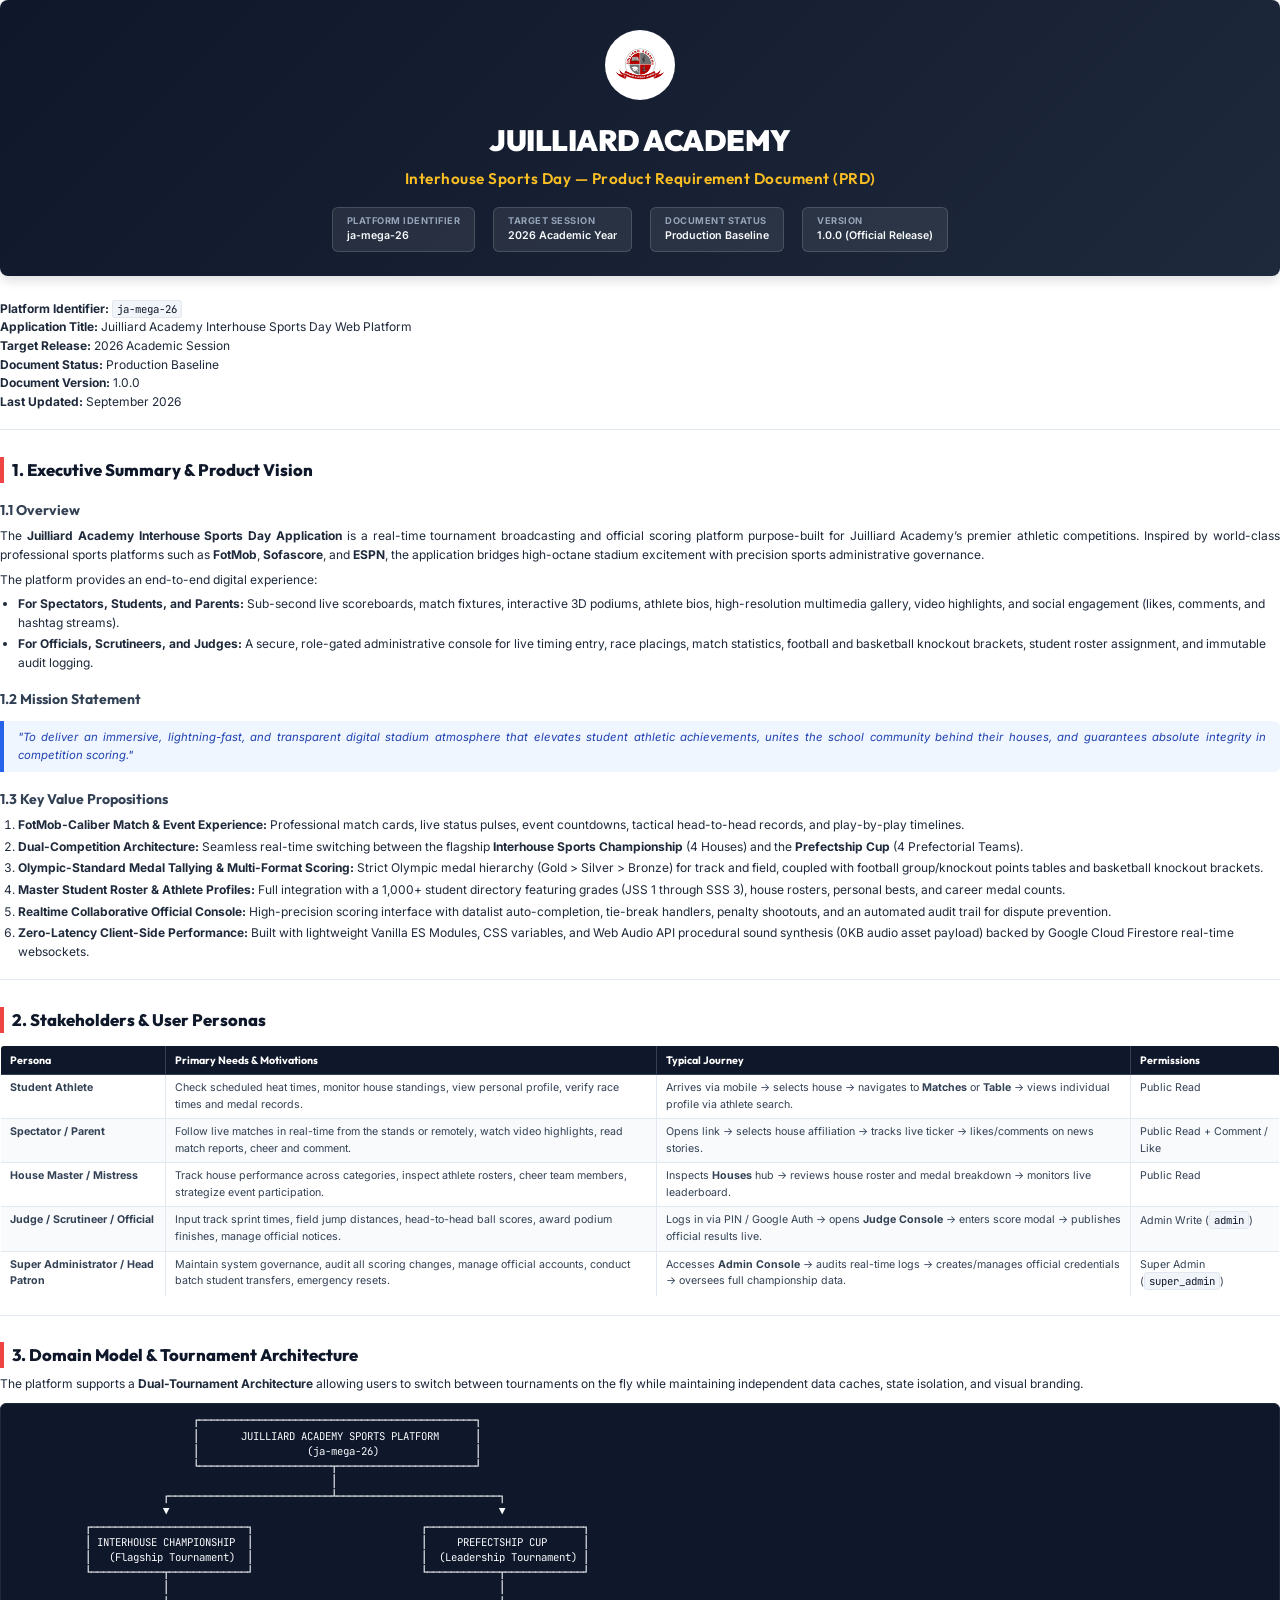
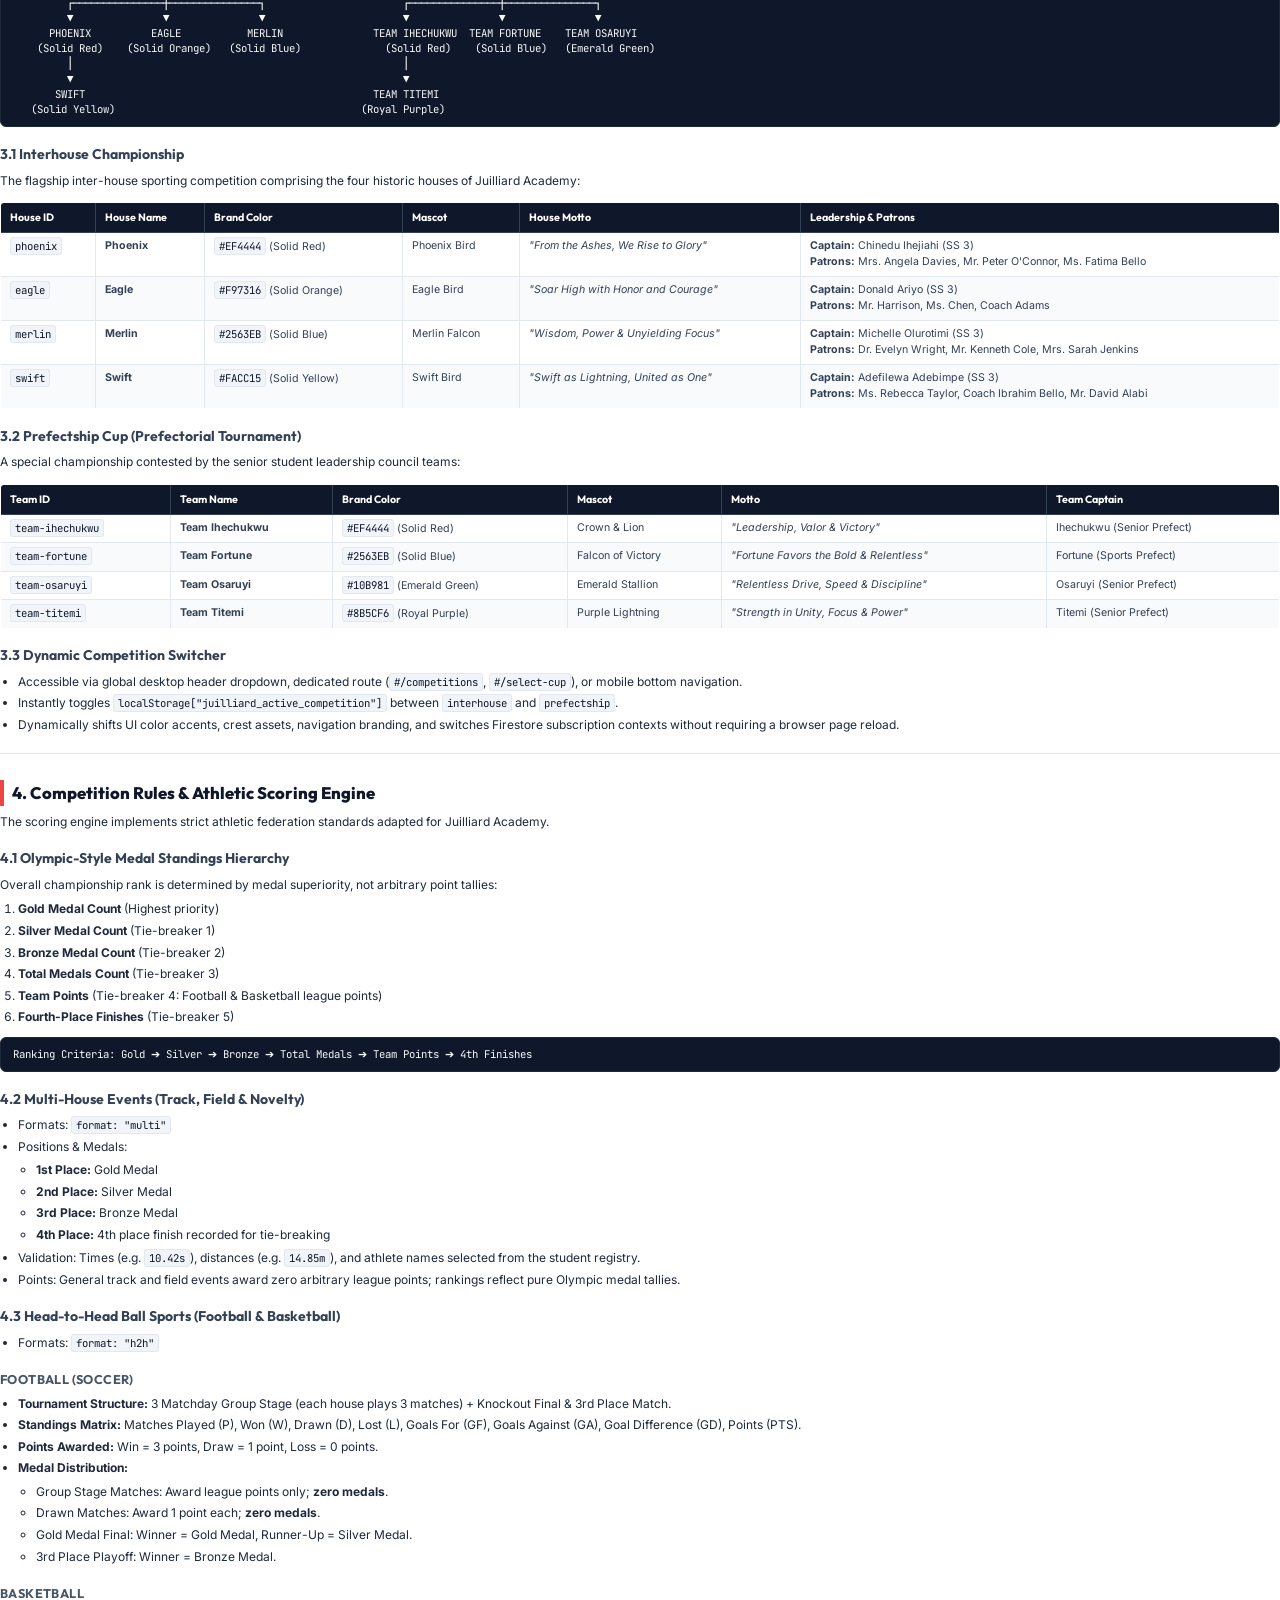
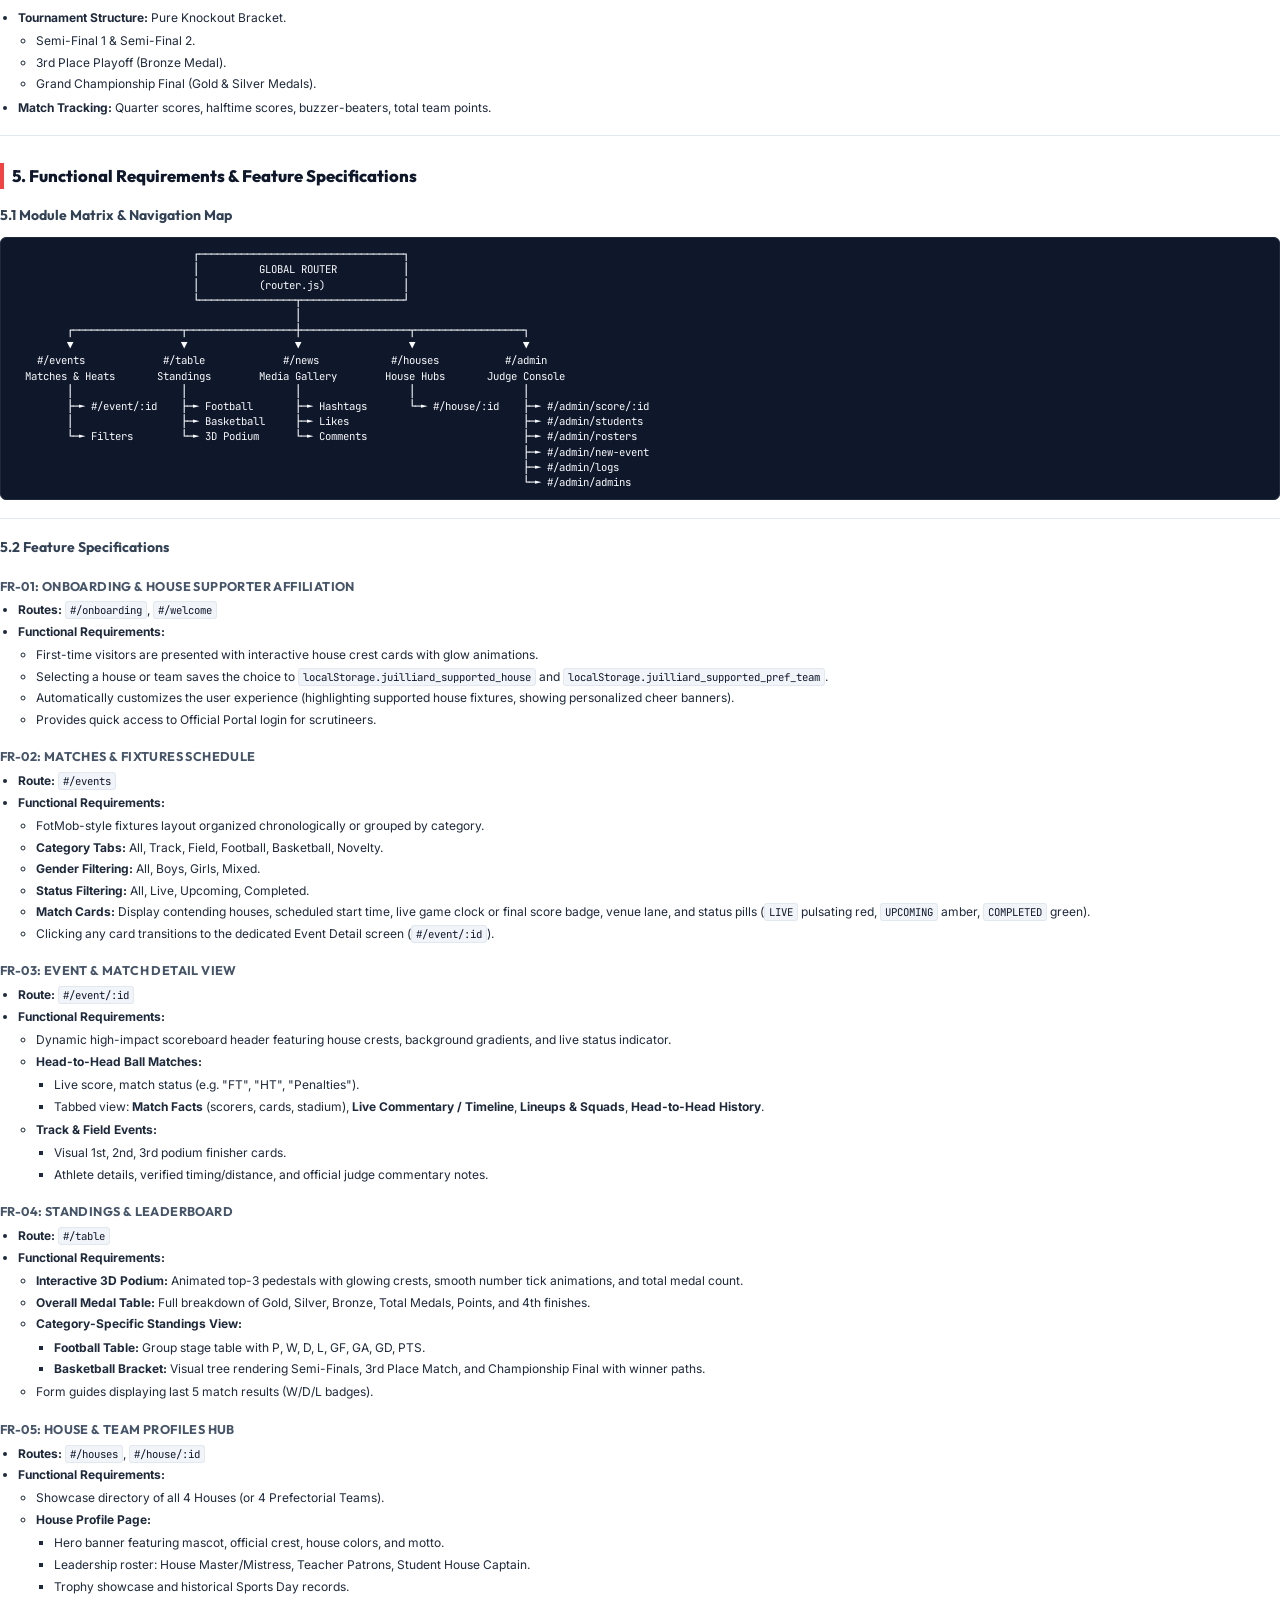
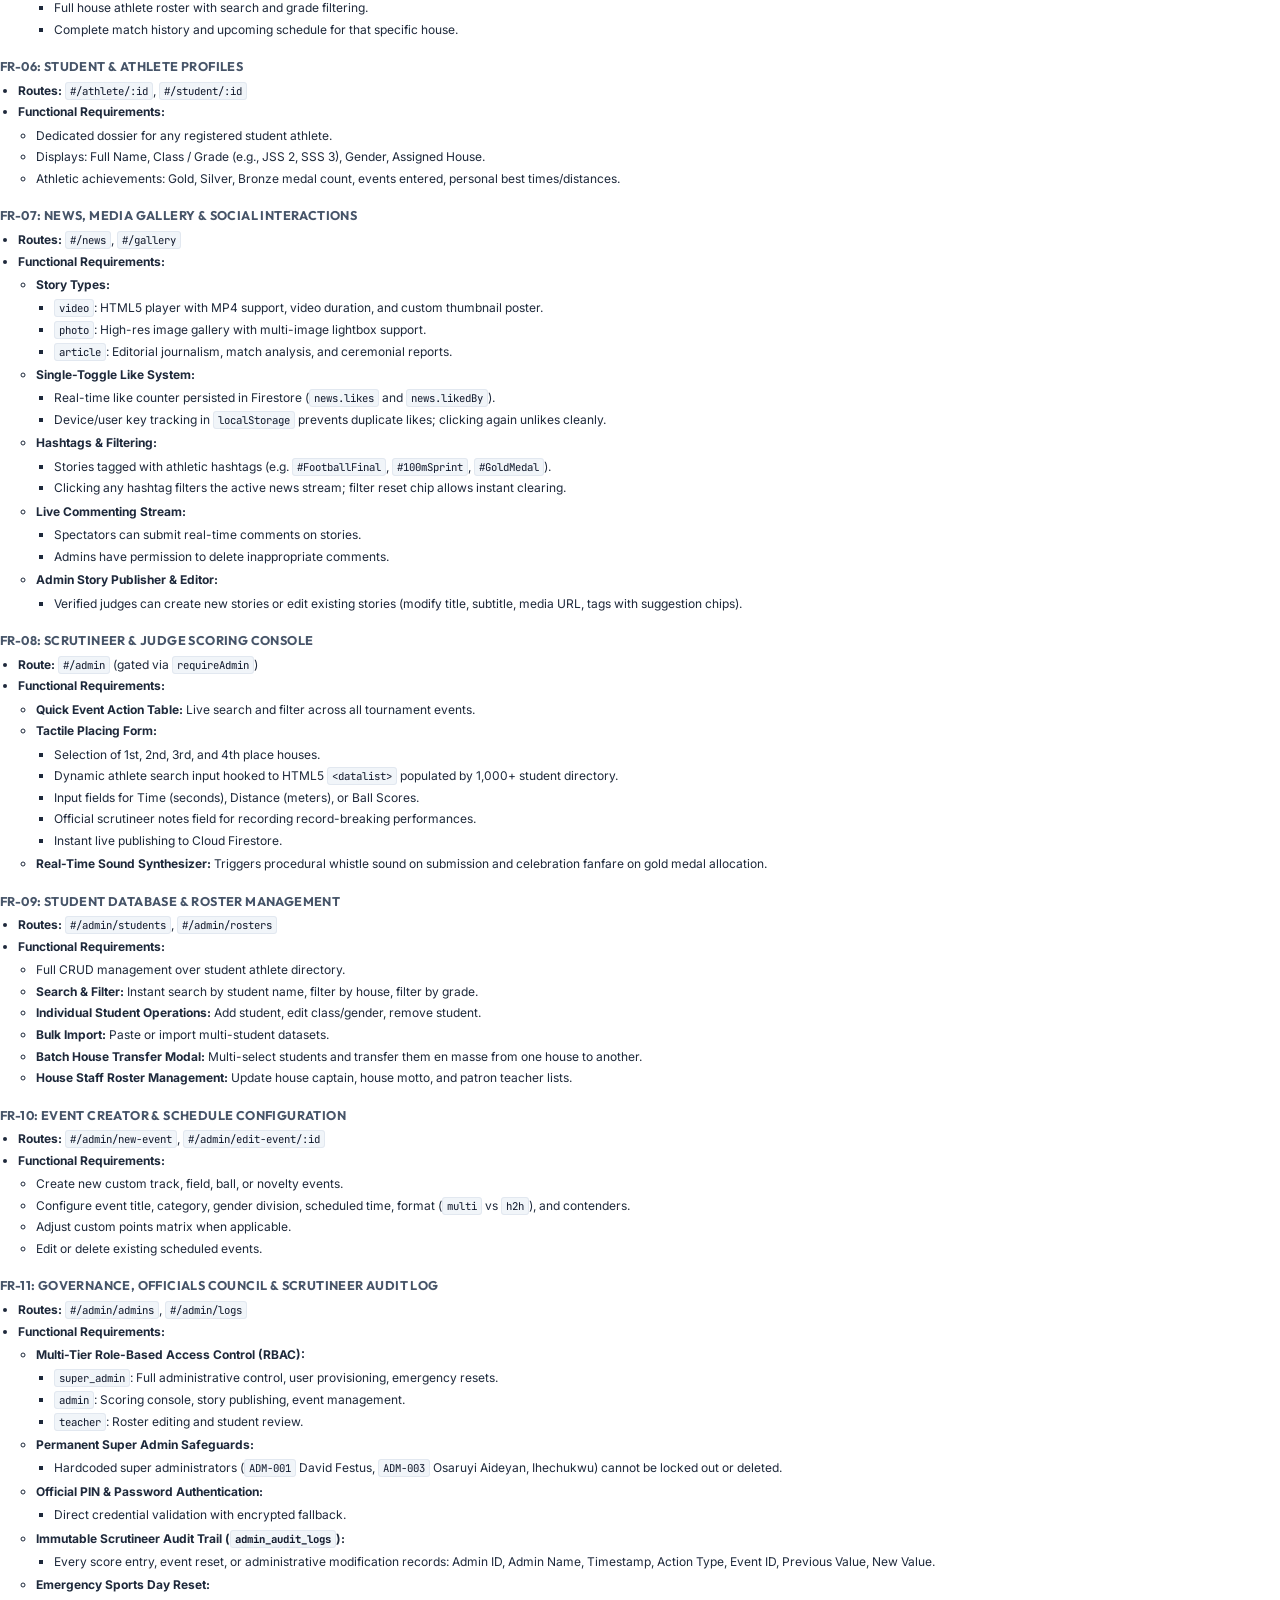
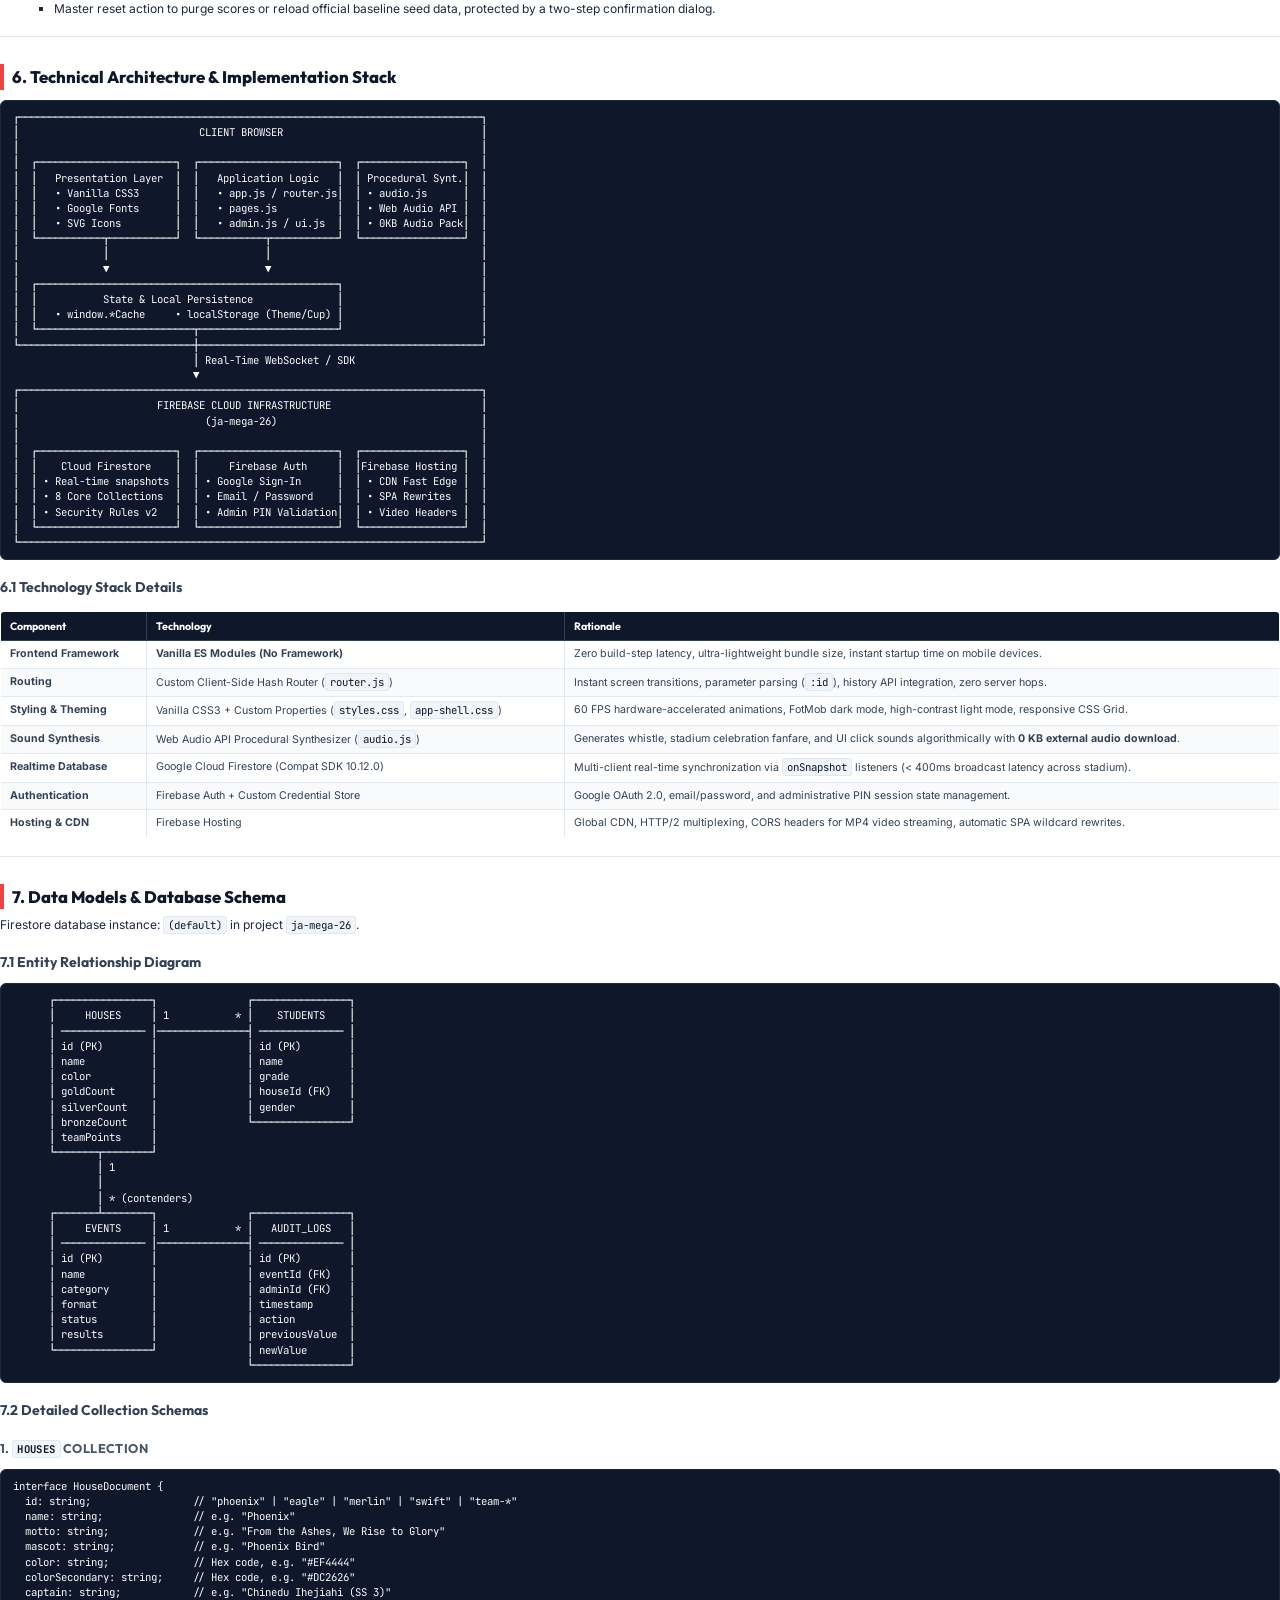
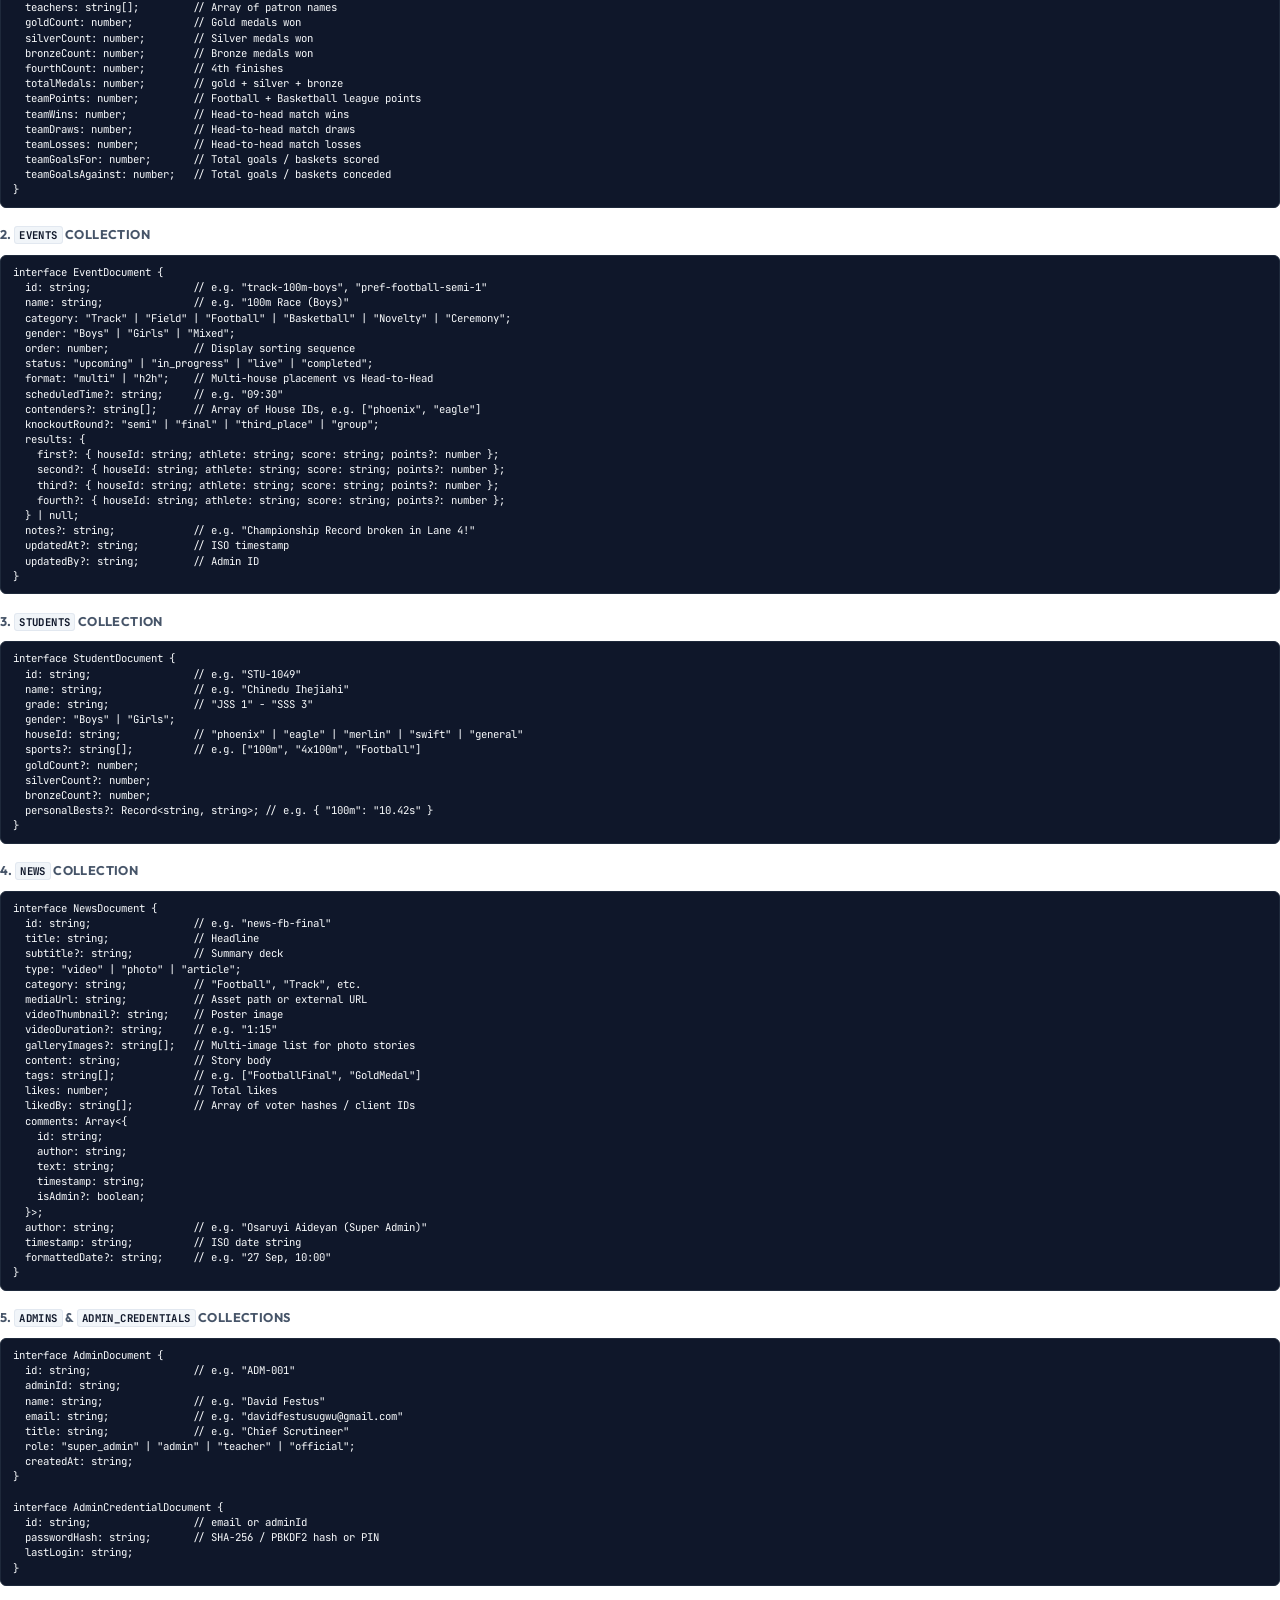
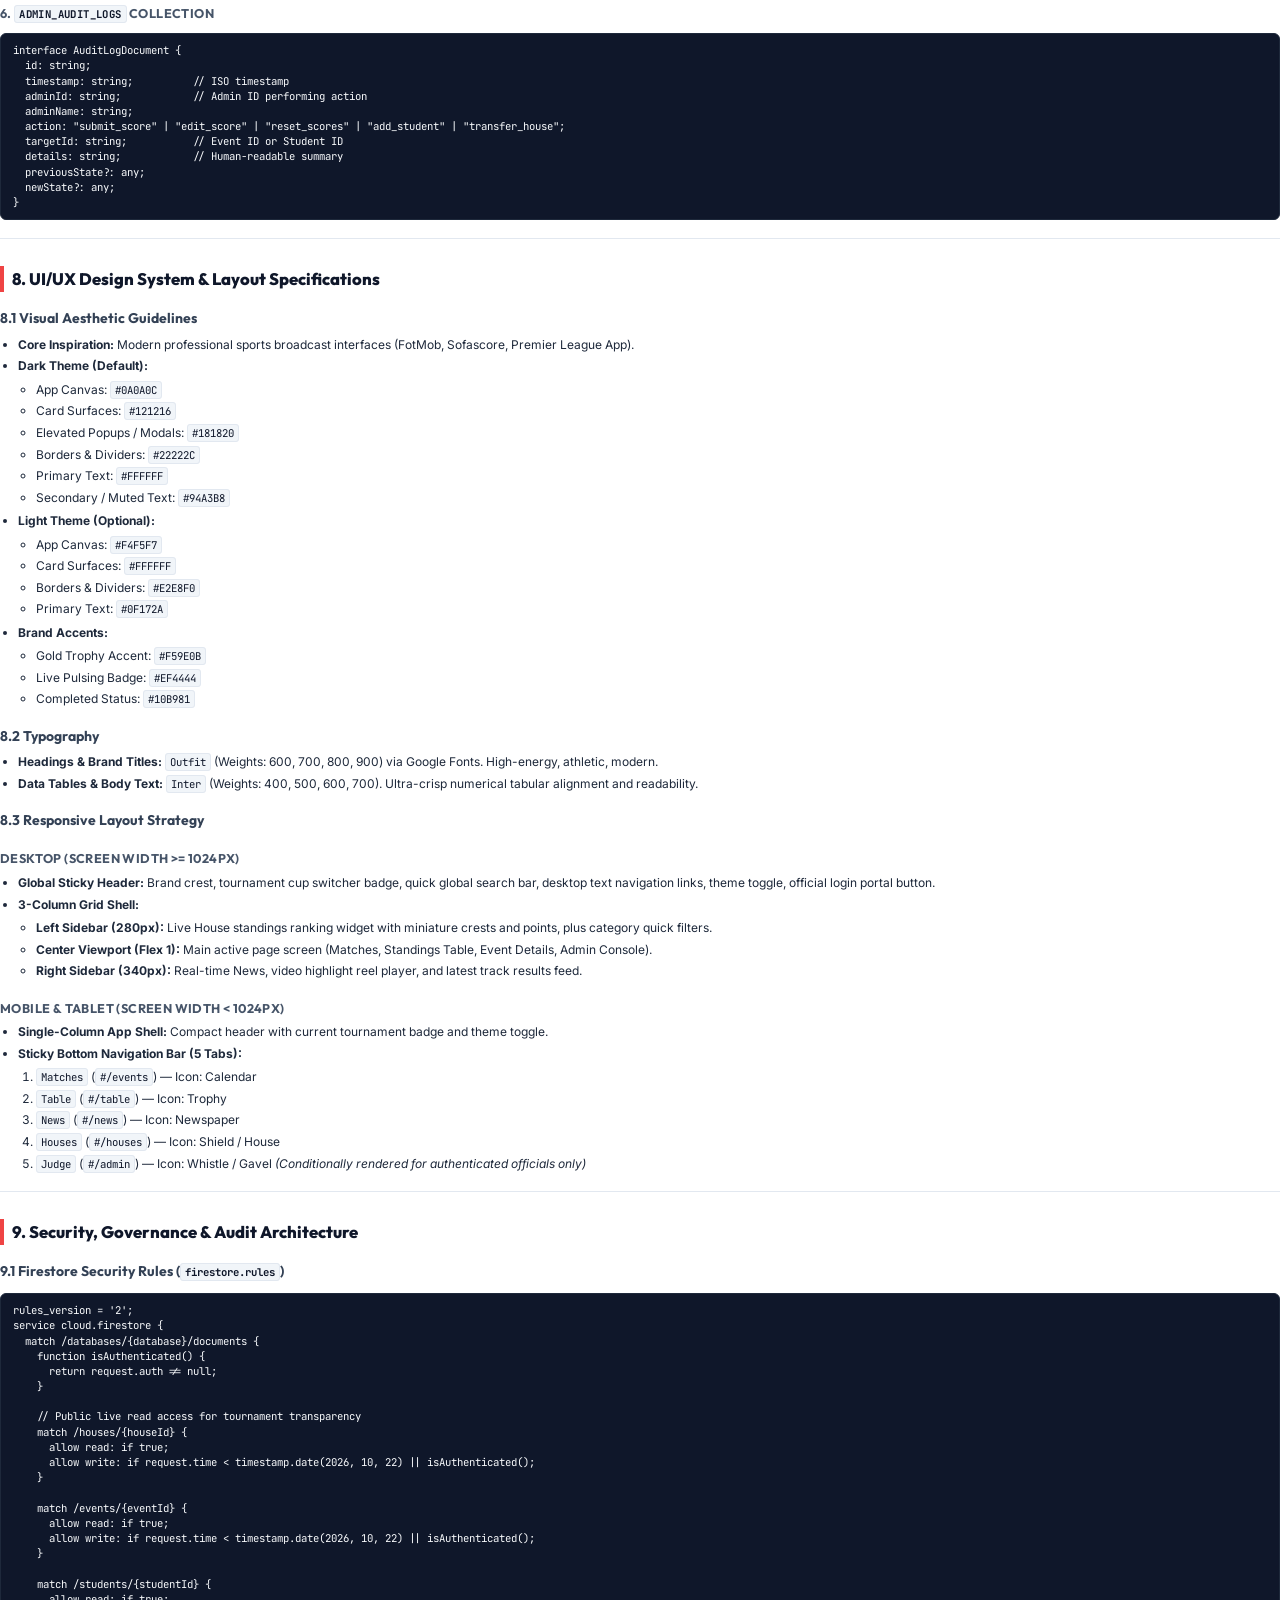
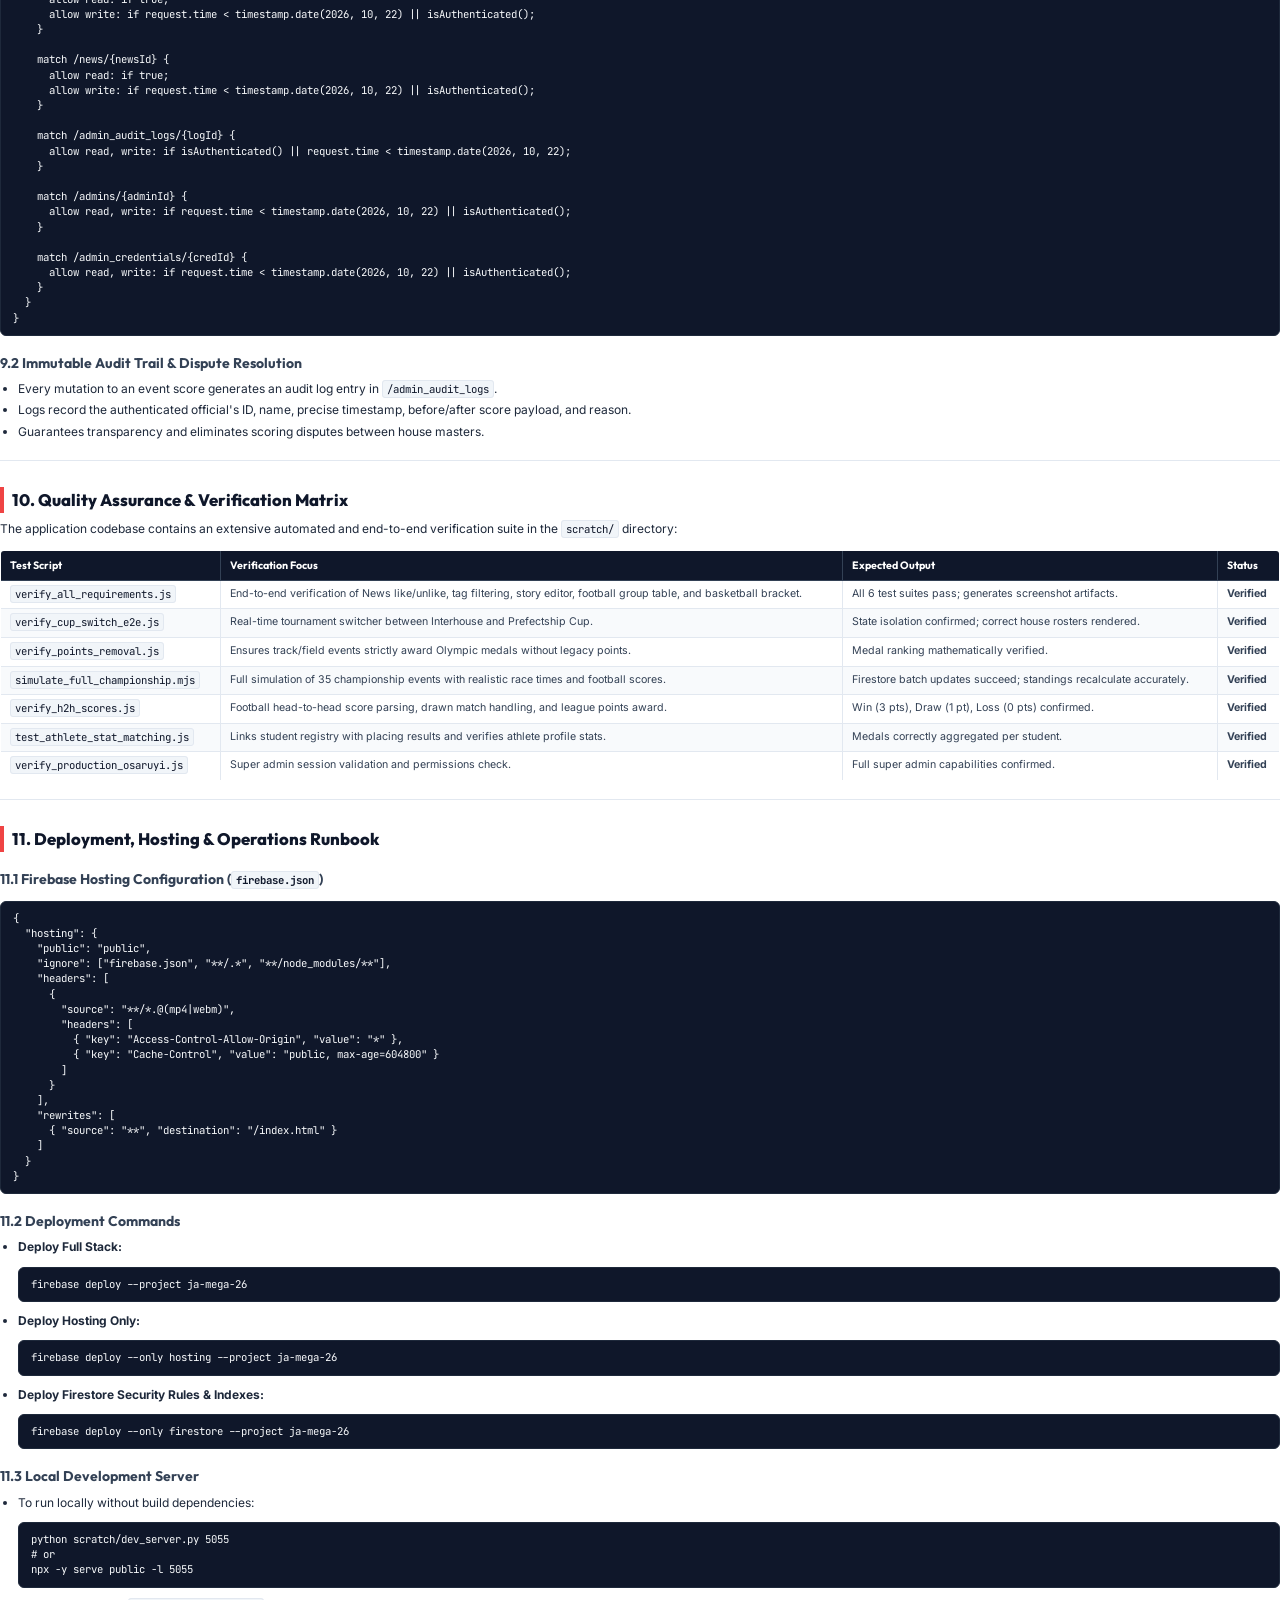
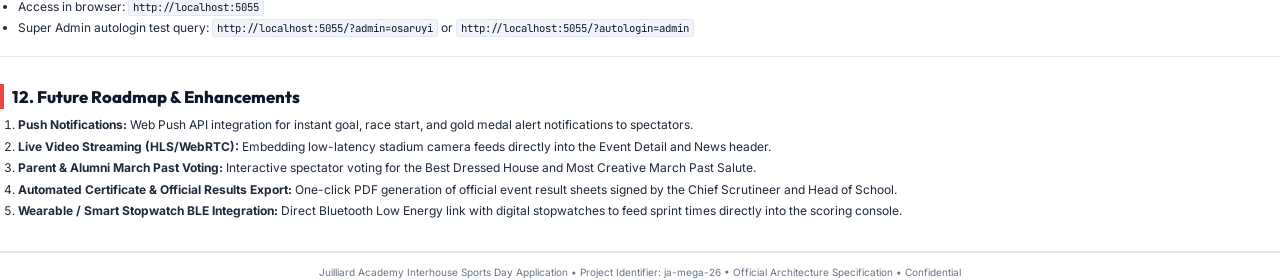
<file: scratch/styled_prd.html>
<!DOCTYPE html>
<html lang="en">
<head>
  <meta charset="UTF-8">
  <title>Juilliard Academy — Interhouse Sports Day PRD</title>
  <style>
    @import url('https://fonts.googleapis.com/css2?family=Inter:wght@400;500;600;700;800&family=Outfit:wght@600;700;800;900&family=JetBrains+Mono:wght@400;500&display=swap');

    @page {
      size: A4;
      margin: 18mm 15mm 18mm 15mm;
    }

    * {
      box-sizing: border-box;
      -webkit-print-color-adjust: exact !important;
      print-color-adjust: exact !important;
    }

    body {
      font-family: 'Inter', -apple-system, BlinkMacSystemFont, "Segoe UI", Roboto, sans-serif;
      font-size: 9pt;
      line-height: 1.55;
      color: #1E293B;
      background: #FFFFFF;
      margin: 0;
      padding: 0;
    }

    /* Cover Page Banner */
    .cover-banner {
      text-align: center;
      padding: 30px 20px 24px;
      margin-bottom: 24px;
      background: linear-gradient(135deg, #0F172A 0%, #1E293B 100%);
      color: #FFFFFF;
      border-radius: 8px;
      box-shadow: 0 4px 12px rgba(15, 23, 42, 0.15);
    }

    .cover-logo {
      width: 70px;
      height: auto;
      margin-bottom: 12px;
      background: #FFFFFF;
      padding: 6px;
      border-radius: 50%;
    }

    .cover-title {
      font-family: 'Outfit', sans-serif;
      font-size: 22pt;
      font-weight: 900;
      letter-spacing: -0.5px;
      margin: 0 0 4px 0;
      color: #FFFFFF;
      text-transform: uppercase;
    }

    .cover-subtitle {
      font-family: 'Outfit', sans-serif;
      font-size: 11.5pt;
      font-weight: 600;
      color: #FBBF24;
      margin: 0 0 16px 0;
      letter-spacing: 0.5px;
    }

    .cover-meta-grid {
      display: flex;
      justify-content: center;
      gap: 18px;
      flex-wrap: wrap;
      margin-top: 10px;
    }

    .cover-meta-item {
      background: rgba(255, 255, 255, 0.08);
      border: 1px solid rgba(255, 255, 255, 0.15);
      border-radius: 6px;
      padding: 6px 14px;
      font-size: 8pt;
      text-align: left;
    }

    .cover-meta-item strong {
      display: block;
      color: #94A3B8;
      font-size: 7pt;
      text-transform: uppercase;
      letter-spacing: 0.5px;
    }

    .cover-meta-item span {
      color: #F8FAFC;
      font-weight: 600;
    }

    /* Headings */
    h1, h2, h3, h4, h5, h6 {
      font-family: 'Outfit', sans-serif;
      color: #0F172A;
      margin-top: 1.4em;
      margin-bottom: 0.4em;
      page-break-after: avoid;
      break-after: avoid;
    }

    h1 {
      font-size: 15pt;
      font-weight: 800;
      border-bottom: 2px solid #E2E8F0;
      padding-bottom: 5px;
      margin-top: 2em;
    }

    h2 {
      font-size: 12.5pt;
      font-weight: 800;
      color: #0F172A;
      border-left: 4px solid #EF4444;
      padding-left: 8px;
      margin-top: 1.6em;
      break-after: avoid;
      page-break-after: avoid;
    }

    h3 {
      font-size: 10.5pt;
      font-weight: 700;
      color: #334155;
      margin-top: 1.2em;
      break-after: avoid;
      page-break-after: avoid;
    }

    h4 {
      font-size: 9.5pt;
      font-weight: 700;
      color: #475569;
      text-transform: uppercase;
      letter-spacing: 0.4px;
    }

    p {
      margin: 0.5em 0;
      text-align: justify;
    }

    /* Tables */
    table {
      width: 100%;
      border-collapse: collapse;
      margin: 12px 0 16px;
      font-size: 8pt;
      page-break-inside: avoid;
      break-inside: avoid;
      border: 1px solid #CBD5E1;
      border-radius: 4px;
      overflow: hidden;
    }

    thead {
      background: #0F172A;
      color: #FFFFFF;
      font-family: 'Outfit', sans-serif;
      font-weight: 700;
    }

    th {
      padding: 6px 9px;
      text-align: left;
      border: 1px solid #334155;
      color: #FFFFFF;
      font-size: 8pt;
    }

    td {
      padding: 5px 9px;
      border: 1px solid #E2E8F0;
      vertical-align: top;
      color: #334155;
    }

    tr:nth-child(even) {
      background: #F8FAFC;
    }

    /* Blockquotes */
    blockquote {
      margin: 10px 0;
      padding: 8px 14px;
      border-left: 4px solid #2563EB;
      background: #EFF6FF;
      color: #1E40AF;
      border-radius: 0 6px 6px 0;
      font-size: 8.5pt;
      page-break-inside: avoid;
      break-inside: avoid;
    }

    blockquote p {
      margin: 0;
    }

    /* Code & Pre */
    pre {
      background: #0F172A;
      color: #F8FAFC;
      padding: 9px 12px;
      border-radius: 6px;
      font-family: 'JetBrains Mono', Consolas, monospace;
      font-size: 7.5pt;
      line-height: 1.42;
      overflow-x: auto;
      page-break-inside: avoid;
      break-inside: avoid;
      margin: 10px 0;
      border: 1px solid #1E293B;
    }

    code {
      font-family: 'JetBrains Mono', Consolas, monospace;
      font-size: 8pt;
      background: #F1F5F9;
      color: #0F172A;
      padding: 1px 4px;
      border-radius: 3px;
      border: 1px solid #E2E8F0;
    }

    pre code {
      background: transparent;
      color: inherit;
      padding: 0;
      border: none;
    }

    ul, ol {
      margin: 0.4em 0;
      padding-left: 18px;
    }

    li {
      margin-bottom: 0.25em;
    }

    hr {
      border: none;
      border-top: 1px solid #E2E8F0;
      margin: 18px 0;
    }

    /* Running Document Footer */
    .doc-footer {
      margin-top: 30px;
      padding-top: 12px;
      border-top: 2px solid #E2E8F0;
      font-size: 7.5pt;
      color: #64748B;
      text-align: center;
      page-break-inside: avoid;
      break-inside: avoid;
    }
  </style>
</head>
<body>

  <div class="cover-banner">
    <img src='[data-uri]' class='cover-logo' alt='Juilliard Academy' />
    <div class="cover-title">Juilliard Academy</div>
    <div class="cover-subtitle">Interhouse Sports Day — Product Requirement Document (PRD)</div>
    <div class="cover-meta-grid">
      <div class="cover-meta-item">
        <strong>Platform Identifier</strong>
        <span>ja-mega-26</span>
      </div>
      <div class="cover-meta-item">
        <strong>Target Session</strong>
        <span>2026 Academic Year</span>
      </div>
      <div class="cover-meta-item">
        <strong>Document Status</strong>
        <span>Production Baseline</span>
      </div>
      <div class="cover-meta-item">
        <strong>Version</strong>
        <span>1.0.0 (Official Release)</span>
      </div>
    </div>
  </div>

  <div class="content-body">
    

<p><strong>Platform Identifier:</strong> <code>ja-mega-26</code><br><strong>Application Title:</strong> Juilliard Academy Interhouse Sports Day Web Platform<br><strong>Target Release:</strong> 2026 Academic Session<br><strong>Document Status:</strong> Production Baseline<br><strong>Document Version:</strong> 1.0.0<br><strong>Last Updated:</strong> September 2026  </p>
<hr>
<h2>1. Executive Summary &amp; Product Vision</h2>
<h3>1.1 Overview</h3>
<p>The <strong>Juilliard Academy Interhouse Sports Day Application</strong> is a real-time tournament broadcasting and official scoring platform purpose-built for Juilliard Academy’s premier athletic competitions. Inspired by world-class professional sports platforms such as <strong>FotMob</strong>, <strong>Sofascore</strong>, and <strong>ESPN</strong>, the application bridges high-octane stadium excitement with precision sports administrative governance.</p>
<p>The platform provides an end-to-end digital experience:</p>
<ul>
<li><strong>For Spectators, Students, and Parents:</strong> Sub-second live scoreboards, match fixtures, interactive 3D podiums, athlete bios, high-resolution multimedia gallery, video highlights, and social engagement (likes, comments, and hashtag streams).</li>
<li><strong>For Officials, Scrutineers, and Judges:</strong> A secure, role-gated administrative console for live timing entry, race placings, match statistics, football and basketball knockout brackets, student roster assignment, and immutable audit logging.</li>
</ul>
<h3>1.2 Mission Statement</h3>
<blockquote>
<p><em>&quot;To deliver an immersive, lightning-fast, and transparent digital stadium atmosphere that elevates student athletic achievements, unites the school community behind their houses, and guarantees absolute integrity in competition scoring.&quot;</em></p>
</blockquote>
<h3>1.3 Key Value Propositions</h3>
<ol>
<li><strong>FotMob-Caliber Match &amp; Event Experience:</strong> Professional match cards, live status pulses, event countdowns, tactical head-to-head records, and play-by-play timelines.</li>
<li><strong>Dual-Competition Architecture:</strong> Seamless real-time switching between the flagship <strong>Interhouse Sports Championship</strong> (4 Houses) and the <strong>Prefectship Cup</strong> (4 Prefectorial Teams).</li>
<li><strong>Olympic-Standard Medal Tallying &amp; Multi-Format Scoring:</strong> Strict Olympic medal hierarchy (Gold &gt; Silver &gt; Bronze) for track and field, coupled with football group/knockout points tables and basketball knockout brackets.</li>
<li><strong>Master Student Roster &amp; Athlete Profiles:</strong> Full integration with a 1,000+ student directory featuring grades (JSS 1 through SSS 3), house rosters, personal bests, and career medal counts.</li>
<li><strong>Realtime Collaborative Official Console:</strong> High-precision scoring interface with datalist auto-completion, tie-break handlers, penalty shootouts, and an automated audit trail for dispute prevention.</li>
<li><strong>Zero-Latency Client-Side Performance:</strong> Built with lightweight Vanilla ES Modules, CSS variables, and Web Audio API procedural sound synthesis (0KB audio asset payload) backed by Google Cloud Firestore real-time websockets.</li>
</ol>
<hr>
<h2>2. Stakeholders &amp; User Personas</h2>
<table>
<thead>
<tr>
<th align="left">Persona</th>
<th align="left">Primary Needs &amp; Motivations</th>
<th align="left">Typical Journey</th>
<th align="left">Permissions</th>
</tr>
</thead>
<tbody><tr>
<td align="left"><strong>Student Athlete</strong></td>
<td align="left">Check scheduled heat times, monitor house standings, view personal profile, verify race times and medal records.</td>
<td align="left">Arrives via mobile -&gt; selects house -&gt; navigates to <strong>Matches</strong> or <strong>Table</strong> -&gt; views individual profile via athlete search.</td>
<td align="left">Public Read</td>
</tr>
<tr>
<td align="left"><strong>Spectator / Parent</strong></td>
<td align="left">Follow live matches in real-time from the stands or remotely, watch video highlights, read match reports, cheer and comment.</td>
<td align="left">Opens link -&gt; selects house affiliation -&gt; tracks live ticker -&gt; likes/comments on news stories.</td>
<td align="left">Public Read + Comment / Like</td>
</tr>
<tr>
<td align="left"><strong>House Master / Mistress</strong></td>
<td align="left">Track house performance across categories, inspect athlete rosters, cheer team members, strategize event participation.</td>
<td align="left">Inspects <strong>Houses</strong> hub -&gt; reviews house roster and medal breakdown -&gt; monitors live leaderboard.</td>
<td align="left">Public Read</td>
</tr>
<tr>
<td align="left"><strong>Judge / Scrutineer / Official</strong></td>
<td align="left">Input track sprint times, field jump distances, head-to-head ball scores, award podium finishes, manage official notices.</td>
<td align="left">Logs in via PIN / Google Auth -&gt; opens <strong>Judge Console</strong> -&gt; enters score modal -&gt; publishes official results live.</td>
<td align="left">Admin Write (<code>admin</code>)</td>
</tr>
<tr>
<td align="left"><strong>Super Administrator / Head Patron</strong></td>
<td align="left">Maintain system governance, audit all scoring changes, manage official accounts, conduct batch student transfers, emergency resets.</td>
<td align="left">Accesses <strong>Admin Console</strong> -&gt; audits real-time logs -&gt; creates/manages official credentials -&gt; oversees full championship data.</td>
<td align="left">Super Admin (<code>super_admin</code>)</td>
</tr>
</tbody></table>
<hr>
<h2>3. Domain Model &amp; Tournament Architecture</h2>
<p>The platform supports a <strong>Dual-Tournament Architecture</strong> allowing users to switch between tournaments on the fly while maintaining independent data caches, state isolation, and visual branding.</p>
<pre><code>                              ┌──────────────────────────────────────────────┐
                              │       JUILLIARD ACADEMY SPORTS PLATFORM      │
                              │                  (ja-mega-26)                │
                              └──────────────────────┬───────────────────────┘
                                                     │
                         ┌───────────────────────────┴───────────────────────────┐
                         ▼                                                       ▼
            ┌──────────────────────────┐                            ┌──────────────────────────┐
            │ INTERHOUSE CHAMPIONSHIP  │                            │     PREFECTSHIP CUP      │
            │   (Flagship Tournament)  │                            │  (Leadership Tournament) │
            └────────────┬─────────────┘                            └────────────┬─────────────┘
                         │                                                       │
         ┌───────────────┼───────────────┐                       ┌───────────────┼───────────────┐
         ▼               ▼               ▼                       ▼               ▼               ▼
      PHOENIX          EAGLE           MERLIN               TEAM IHECHUKWU  TEAM FORTUNE    TEAM OSARUYI
    (Solid Red)    (Solid Orange)   (Solid Blue)              (Solid Red)    (Solid Blue)   (Emerald Green)
         │                                                       │
         ▼                                                       ▼
       SWIFT                                                TEAM TITEMI
   (Solid Yellow)                                         (Royal Purple)
</code></pre>
<h3>3.1 Interhouse Championship</h3>
<p>The flagship inter-house sporting competition comprising the four historic houses of Juilliard Academy:</p>
<table>
<thead>
<tr>
<th align="left">House ID</th>
<th align="left">House Name</th>
<th align="left">Brand Color</th>
<th align="left">Mascot</th>
<th align="left">House Motto</th>
<th align="left">Leadership &amp; Patrons</th>
</tr>
</thead>
<tbody><tr>
<td align="left"><code>phoenix</code></td>
<td align="left"><strong>Phoenix</strong></td>
<td align="left"><code>#EF4444</code> (Solid Red)</td>
<td align="left">Phoenix Bird</td>
<td align="left"><em>&quot;From the Ashes, We Rise to Glory&quot;</em></td>
<td align="left"><strong>Captain:</strong> Chinedu Ihejiahi (SS 3)<br><strong>Patrons:</strong> Mrs. Angela Davies, Mr. Peter O&#39;Connor, Ms. Fatima Bello</td>
</tr>
<tr>
<td align="left"><code>eagle</code></td>
<td align="left"><strong>Eagle</strong></td>
<td align="left"><code>#F97316</code> (Solid Orange)</td>
<td align="left">Eagle Bird</td>
<td align="left"><em>&quot;Soar High with Honor and Courage&quot;</em></td>
<td align="left"><strong>Captain:</strong> Donald Ariyo (SS 3)<br><strong>Patrons:</strong> Mr. Harrison, Ms. Chen, Coach Adams</td>
</tr>
<tr>
<td align="left"><code>merlin</code></td>
<td align="left"><strong>Merlin</strong></td>
<td align="left"><code>#2563EB</code> (Solid Blue)</td>
<td align="left">Merlin Falcon</td>
<td align="left"><em>&quot;Wisdom, Power &amp; Unyielding Focus&quot;</em></td>
<td align="left"><strong>Captain:</strong> Michelle Olurotimi (SS 3)<br><strong>Patrons:</strong> Dr. Evelyn Wright, Mr. Kenneth Cole, Mrs. Sarah Jenkins</td>
</tr>
<tr>
<td align="left"><code>swift</code></td>
<td align="left"><strong>Swift</strong></td>
<td align="left"><code>#FACC15</code> (Solid Yellow)</td>
<td align="left">Swift Bird</td>
<td align="left"><em>&quot;Swift as Lightning, United as One&quot;</em></td>
<td align="left"><strong>Captain:</strong> Adefilewa Adebimpe (SS 3)<br><strong>Patrons:</strong> Ms. Rebecca Taylor, Coach Ibrahim Bello, Mr. David Alabi</td>
</tr>
</tbody></table>
<h3>3.2 Prefectship Cup (Prefectorial Tournament)</h3>
<p>A special championship contested by the senior student leadership council teams:</p>
<table>
<thead>
<tr>
<th align="left">Team ID</th>
<th align="left">Team Name</th>
<th align="left">Brand Color</th>
<th align="left">Mascot</th>
<th align="left">Motto</th>
<th align="left">Team Captain</th>
</tr>
</thead>
<tbody><tr>
<td align="left"><code>team-ihechukwu</code></td>
<td align="left"><strong>Team Ihechukwu</strong></td>
<td align="left"><code>#EF4444</code> (Solid Red)</td>
<td align="left">Crown &amp; Lion</td>
<td align="left"><em>&quot;Leadership, Valor &amp; Victory&quot;</em></td>
<td align="left">Ihechukwu (Senior Prefect)</td>
</tr>
<tr>
<td align="left"><code>team-fortune</code></td>
<td align="left"><strong>Team Fortune</strong></td>
<td align="left"><code>#2563EB</code> (Solid Blue)</td>
<td align="left">Falcon of Victory</td>
<td align="left"><em>&quot;Fortune Favors the Bold &amp; Relentless&quot;</em></td>
<td align="left">Fortune (Sports Prefect)</td>
</tr>
<tr>
<td align="left"><code>team-osaruyi</code></td>
<td align="left"><strong>Team Osaruyi</strong></td>
<td align="left"><code>#10B981</code> (Emerald Green)</td>
<td align="left">Emerald Stallion</td>
<td align="left"><em>&quot;Relentless Drive, Speed &amp; Discipline&quot;</em></td>
<td align="left">Osaruyi (Senior Prefect)</td>
</tr>
<tr>
<td align="left"><code>team-titemi</code></td>
<td align="left"><strong>Team Titemi</strong></td>
<td align="left"><code>#8B5CF6</code> (Royal Purple)</td>
<td align="left">Purple Lightning</td>
<td align="left"><em>&quot;Strength in Unity, Focus &amp; Power&quot;</em></td>
<td align="left">Titemi (Senior Prefect)</td>
</tr>
</tbody></table>
<h3>3.3 Dynamic Competition Switcher</h3>
<ul>
<li>Accessible via global desktop header dropdown, dedicated route (<code>#/competitions</code>, <code>#/select-cup</code>), or mobile bottom navigation.</li>
<li>Instantly toggles <code>localStorage[&quot;juilliard_active_competition&quot;]</code> between <code>interhouse</code> and <code>prefectship</code>.</li>
<li>Dynamically shifts UI color accents, crest assets, navigation branding, and switches Firestore subscription contexts without requiring a browser page reload.</li>
</ul>
<hr>
<h2>4. Competition Rules &amp; Athletic Scoring Engine</h2>
<p>The scoring engine implements strict athletic federation standards adapted for Juilliard Academy.</p>
<h3>4.1 Olympic-Style Medal Standings Hierarchy</h3>
<p>Overall championship rank is determined by medal superiority, not arbitrary point tallies:</p>
<ol>
<li><strong>Gold Medal Count</strong> (Highest priority)</li>
<li><strong>Silver Medal Count</strong> (Tie-breaker 1)</li>
<li><strong>Bronze Medal Count</strong> (Tie-breaker 2)</li>
<li><strong>Total Medals Count</strong> (Tie-breaker 3)</li>
<li><strong>Team Points</strong> (Tie-breaker 4: Football &amp; Basketball league points)</li>
<li><strong>Fourth-Place Finishes</strong> (Tie-breaker 5)</li>
</ol>
<pre><code>Ranking Criteria: Gold ➔ Silver ➔ Bronze ➔ Total Medals ➔ Team Points ➔ 4th Finishes
</code></pre>
<h3>4.2 Multi-House Events (Track, Field &amp; Novelty)</h3>
<ul>
<li>Formats: <code>format: &quot;multi&quot;</code></li>
<li>Positions &amp; Medals:<ul>
<li><strong>1st Place:</strong> Gold Medal</li>
<li><strong>2nd Place:</strong> Silver Medal</li>
<li><strong>3rd Place:</strong> Bronze Medal</li>
<li><strong>4th Place:</strong> 4th place finish recorded for tie-breaking</li>
</ul>
</li>
<li>Validation: Times (e.g. <code>10.42s</code>), distances (e.g. <code>14.85m</code>), and athlete names selected from the student registry.</li>
<li>Points: General track and field events award zero arbitrary league points; rankings reflect pure Olympic medal tallies.</li>
</ul>
<h3>4.3 Head-to-Head Ball Sports (Football &amp; Basketball)</h3>
<ul>
<li>Formats: <code>format: &quot;h2h&quot;</code></li>
</ul>
<h4>Football (Soccer)</h4>
<ul>
<li><strong>Tournament Structure:</strong> 3 Matchday Group Stage (each house plays 3 matches) + Knockout Final &amp; 3rd Place Match.</li>
<li><strong>Standings Matrix:</strong> Matches Played (P), Won (W), Drawn (D), Lost (L), Goals For (GF), Goals Against (GA), Goal Difference (GD), Points (PTS).</li>
<li><strong>Points Awarded:</strong> Win = 3 points, Draw = 1 point, Loss = 0 points.</li>
<li><strong>Medal Distribution:</strong><ul>
<li>Group Stage Matches: Award league points only; <strong>zero medals</strong>.</li>
<li>Drawn Matches: Award 1 point each; <strong>zero medals</strong>.</li>
<li>Gold Medal Final: Winner = Gold Medal, Runner-Up = Silver Medal.</li>
<li>3rd Place Playoff: Winner = Bronze Medal.</li>
</ul>
</li>
</ul>
<h4>Basketball</h4>
<ul>
<li><strong>Tournament Structure:</strong> Pure Knockout Bracket.<ul>
<li>Semi-Final 1 &amp; Semi-Final 2.</li>
<li>3rd Place Playoff (Bronze Medal).</li>
<li>Grand Championship Final (Gold &amp; Silver Medals).</li>
</ul>
</li>
<li><strong>Match Tracking:</strong> Quarter scores, halftime scores, buzzer-beaters, total team points.</li>
</ul>
<hr>
<h2>5. Functional Requirements &amp; Feature Specifications</h2>
<h3>5.1 Module Matrix &amp; Navigation Map</h3>
<pre><code>                              ┌──────────────────────────────────┐
                              │          GLOBAL ROUTER           │
                              │          (router.js)             │
                              └────────────────┬─────────────────┘
                                               │
         ┌──────────────────┬──────────────────┼──────────────────┬──────────────────┐
         ▼                  ▼                  ▼                  ▼                  ▼
    #/events             #/table             #/news            #/houses           #/admin
  Matches &amp; Heats       Standings        Media Gallery        House Hubs       Judge Console
         │                  │                  │                  │                  │
         ├─► #/event/:id    ├─► Football       ├─► Hashtags       └─► #/house/:id    ├─► #/admin/score/:id
         │                  ├─► Basketball     ├─► Likes                             ├─► #/admin/students
         └─► Filters        └─► 3D Podium      └─► Comments                          ├─► #/admin/rosters
                                                                                     ├─► #/admin/new-event
                                                                                     ├─► #/admin/logs
                                                                                     └─► #/admin/admins
</code></pre>
<hr>
<h3>5.2 Feature Specifications</h3>
<h4>FR-01: Onboarding &amp; House Supporter Affiliation</h4>
<ul>
<li><strong>Routes:</strong> <code>#/onboarding</code>, <code>#/welcome</code></li>
<li><strong>Functional Requirements:</strong><ul>
<li>First-time visitors are presented with interactive house crest cards with glow animations.</li>
<li>Selecting a house or team saves the choice to <code>localStorage.juilliard_supported_house</code> and <code>localStorage.juilliard_supported_pref_team</code>.</li>
<li>Automatically customizes the user experience (highlighting supported house fixtures, showing personalized cheer banners).</li>
<li>Provides quick access to Official Portal login for scrutineers.</li>
</ul>
</li>
</ul>
<h4>FR-02: Matches &amp; Fixtures Schedule</h4>
<ul>
<li><strong>Route:</strong> <code>#/events</code></li>
<li><strong>Functional Requirements:</strong><ul>
<li>FotMob-style fixtures layout organized chronologically or grouped by category.</li>
<li><strong>Category Tabs:</strong> All, Track, Field, Football, Basketball, Novelty.</li>
<li><strong>Gender Filtering:</strong> All, Boys, Girls, Mixed.</li>
<li><strong>Status Filtering:</strong> All, Live, Upcoming, Completed.</li>
<li><strong>Match Cards:</strong> Display contending houses, scheduled start time, live game clock or final score badge, venue lane, and status pills (<code>LIVE</code> pulsating red, <code>UPCOMING</code> amber, <code>COMPLETED</code> green).</li>
<li>Clicking any card transitions to the dedicated Event Detail screen (<code>#/event/:id</code>).</li>
</ul>
</li>
</ul>
<h4>FR-03: Event &amp; Match Detail View</h4>
<ul>
<li><strong>Route:</strong> <code>#/event/:id</code></li>
<li><strong>Functional Requirements:</strong><ul>
<li>Dynamic high-impact scoreboard header featuring house crests, background gradients, and live status indicator.</li>
<li><strong>Head-to-Head Ball Matches:</strong><ul>
<li>Live score, match status (e.g. &quot;FT&quot;, &quot;HT&quot;, &quot;Penalties&quot;).</li>
<li>Tabbed view: <strong>Match Facts</strong> (scorers, cards, stadium), <strong>Live Commentary / Timeline</strong>, <strong>Lineups &amp; Squads</strong>, <strong>Head-to-Head History</strong>.</li>
</ul>
</li>
<li><strong>Track &amp; Field Events:</strong><ul>
<li>Visual 1st, 2nd, 3rd podium finisher cards.</li>
<li>Athlete details, verified timing/distance, and official judge commentary notes.</li>
</ul>
</li>
</ul>
</li>
</ul>
<h4>FR-04: Standings &amp; Leaderboard</h4>
<ul>
<li><strong>Route:</strong> <code>#/table</code></li>
<li><strong>Functional Requirements:</strong><ul>
<li><strong>Interactive 3D Podium:</strong> Animated top-3 pedestals with glowing crests, smooth number tick animations, and total medal count.</li>
<li><strong>Overall Medal Table:</strong> Full breakdown of Gold, Silver, Bronze, Total Medals, Points, and 4th finishes.</li>
<li><strong>Category-Specific Standings View:</strong><ul>
<li><strong>Football Table:</strong> Group stage table with P, W, D, L, GF, GA, GD, PTS.</li>
<li><strong>Basketball Bracket:</strong> Visual tree rendering Semi-Finals, 3rd Place Match, and Championship Final with winner paths.</li>
</ul>
</li>
<li>Form guides displaying last 5 match results (W/D/L badges).</li>
</ul>
</li>
</ul>
<h4>FR-05: House &amp; Team Profiles Hub</h4>
<ul>
<li><strong>Routes:</strong> <code>#/houses</code>, <code>#/house/:id</code></li>
<li><strong>Functional Requirements:</strong><ul>
<li>Showcase directory of all 4 Houses (or 4 Prefectorial Teams).</li>
<li><strong>House Profile Page:</strong><ul>
<li>Hero banner featuring mascot, official crest, house colors, and motto.</li>
<li>Leadership roster: House Master/Mistress, Teacher Patrons, Student House Captain.</li>
<li>Trophy showcase and historical Sports Day records.</li>
<li>Full house athlete roster with search and grade filtering.</li>
<li>Complete match history and upcoming schedule for that specific house.</li>
</ul>
</li>
</ul>
</li>
</ul>
<h4>FR-06: Student &amp; Athlete Profiles</h4>
<ul>
<li><strong>Routes:</strong> <code>#/athlete/:id</code>, <code>#/student/:id</code></li>
<li><strong>Functional Requirements:</strong><ul>
<li>Dedicated dossier for any registered student athlete.</li>
<li>Displays: Full Name, Class / Grade (e.g., JSS 2, SSS 3), Gender, Assigned House.</li>
<li>Athletic achievements: Gold, Silver, Bronze medal count, events entered, personal best times/distances.</li>
</ul>
</li>
</ul>
<h4>FR-07: News, Media Gallery &amp; Social Interactions</h4>
<ul>
<li><strong>Routes:</strong> <code>#/news</code>, <code>#/gallery</code></li>
<li><strong>Functional Requirements:</strong><ul>
<li><strong>Story Types:</strong><ul>
<li><code>video</code>: HTML5 player with MP4 support, video duration, and custom thumbnail poster.</li>
<li><code>photo</code>: High-res image gallery with multi-image lightbox support.</li>
<li><code>article</code>: Editorial journalism, match analysis, and ceremonial reports.</li>
</ul>
</li>
<li><strong>Single-Toggle Like System:</strong><ul>
<li>Real-time like counter persisted in Firestore (<code>news.likes</code> and <code>news.likedBy</code>).</li>
<li>Device/user key tracking in <code>localStorage</code> prevents duplicate likes; clicking again unlikes cleanly.</li>
</ul>
</li>
<li><strong>Hashtags &amp; Filtering:</strong><ul>
<li>Stories tagged with athletic hashtags (e.g. <code>#FootballFinal</code>, <code>#100mSprint</code>, <code>#GoldMedal</code>).</li>
<li>Clicking any hashtag filters the active news stream; filter reset chip allows instant clearing.</li>
</ul>
</li>
<li><strong>Live Commenting Stream:</strong><ul>
<li>Spectators can submit real-time comments on stories.</li>
<li>Admins have permission to delete inappropriate comments.</li>
</ul>
</li>
<li><strong>Admin Story Publisher &amp; Editor:</strong><ul>
<li>Verified judges can create new stories or edit existing stories (modify title, subtitle, media URL, tags with suggestion chips).</li>
</ul>
</li>
</ul>
</li>
</ul>
<h4>FR-08: Scrutineer &amp; Judge Scoring Console</h4>
<ul>
<li><strong>Route:</strong> <code>#/admin</code> (gated via <code>requireAdmin</code>)</li>
<li><strong>Functional Requirements:</strong><ul>
<li><strong>Quick Event Action Table:</strong> Live search and filter across all tournament events.</li>
<li><strong>Tactile Placing Form:</strong><ul>
<li>Selection of 1st, 2nd, 3rd, and 4th place houses.</li>
<li>Dynamic athlete search input hooked to HTML5 <code>&lt;datalist&gt;</code> populated by 1,000+ student directory.</li>
<li>Input fields for Time (seconds), Distance (meters), or Ball Scores.</li>
<li>Official scrutineer notes field for recording record-breaking performances.</li>
<li>Instant live publishing to Cloud Firestore.</li>
</ul>
</li>
<li><strong>Real-Time Sound Synthesizer:</strong> Triggers procedural whistle sound on submission and celebration fanfare on gold medal allocation.</li>
</ul>
</li>
</ul>
<h4>FR-09: Student Database &amp; Roster Management</h4>
<ul>
<li><strong>Routes:</strong> <code>#/admin/students</code>, <code>#/admin/rosters</code></li>
<li><strong>Functional Requirements:</strong><ul>
<li>Full CRUD management over student athlete directory.</li>
<li><strong>Search &amp; Filter:</strong> Instant search by student name, filter by house, filter by grade.</li>
<li><strong>Individual Student Operations:</strong> Add student, edit class/gender, remove student.</li>
<li><strong>Bulk Import:</strong> Paste or import multi-student datasets.</li>
<li><strong>Batch House Transfer Modal:</strong> Multi-select students and transfer them en masse from one house to another.</li>
<li><strong>House Staff Roster Management:</strong> Update house captain, house motto, and patron teacher lists.</li>
</ul>
</li>
</ul>
<h4>FR-10: Event Creator &amp; Schedule Configuration</h4>
<ul>
<li><strong>Routes:</strong> <code>#/admin/new-event</code>, <code>#/admin/edit-event/:id</code></li>
<li><strong>Functional Requirements:</strong><ul>
<li>Create new custom track, field, ball, or novelty events.</li>
<li>Configure event title, category, gender division, scheduled time, format (<code>multi</code> vs <code>h2h</code>), and contenders.</li>
<li>Adjust custom points matrix when applicable.</li>
<li>Edit or delete existing scheduled events.</li>
</ul>
</li>
</ul>
<h4>FR-11: Governance, Officials Council &amp; Scrutineer Audit Log</h4>
<ul>
<li><strong>Routes:</strong> <code>#/admin/admins</code>, <code>#/admin/logs</code></li>
<li><strong>Functional Requirements:</strong><ul>
<li><strong>Multi-Tier Role-Based Access Control (RBAC):</strong><ul>
<li><code>super_admin</code>: Full administrative control, user provisioning, emergency resets.</li>
<li><code>admin</code>: Scoring console, story publishing, event management.</li>
<li><code>teacher</code>: Roster editing and student review.</li>
</ul>
</li>
<li><strong>Permanent Super Admin Safeguards:</strong><ul>
<li>Hardcoded super administrators (<code>ADM-001</code> David Festus, <code>ADM-003</code> Osaruyi Aideyan, Ihechukwu) cannot be locked out or deleted.</li>
</ul>
</li>
<li><strong>Official PIN &amp; Password Authentication:</strong><ul>
<li>Direct credential validation with encrypted fallback.</li>
</ul>
</li>
<li><strong>Immutable Scrutineer Audit Trail (<code>admin_audit_logs</code>):</strong><ul>
<li>Every score entry, event reset, or administrative modification records: Admin ID, Admin Name, Timestamp, Action Type, Event ID, Previous Value, New Value.</li>
</ul>
</li>
<li><strong>Emergency Sports Day Reset:</strong><ul>
<li>Master reset action to purge scores or reload official baseline seed data, protected by a two-step confirmation dialog.</li>
</ul>
</li>
</ul>
</li>
</ul>
<hr>
<h2>6. Technical Architecture &amp; Implementation Stack</h2>
<pre><code>┌─────────────────────────────────────────────────────────────────────────────┐
│                              CLIENT BROWSER                                 │
│                                                                             │
│  ┌───────────────────────┐  ┌───────────────────────┐  ┌─────────────────┐  │
│  │   Presentation Layer  │  │   Application Logic   │  │ Procedural Synt.│  │
│  │   • Vanilla CSS3      │  │   • app.js / router.js│  │ • audio.js      │  │
│  │   • Google Fonts      │  │   • pages.js          │  │ • Web Audio API │  │
│  │   • SVG Icons         │  │   • admin.js / ui.js  │  │ • 0KB Audio Pack│  │
│  └───────────┬───────────┘  └───────────┬───────────┘  └─────────────────┘  │
│              │                          │                                   │
│              ▼                          ▼                                   │
│  ┌──────────────────────────────────────────────────┐                       │
│  │           State &amp; Local Persistence              │                       │
│  │   • window.*Cache     • localStorage (Theme/Cup) │                       │
│  └──────────────────────────┬───────────────────────┘                       │
└─────────────────────────────┼───────────────────────────────────────────────┘
                              │ Real-Time WebSocket / SDK
                              ▼
┌─────────────────────────────────────────────────────────────────────────────┐
│                       FIREBASE CLOUD INFRASTRUCTURE                         │
│                               (ja-mega-26)                                  │
│                                                                             │
│  ┌───────────────────────┐  ┌───────────────────────┐  ┌─────────────────┐  │
│  │    Cloud Firestore    │  │     Firebase Auth     │  │Firebase Hosting │  │
│  │ • Real-time snapshots │  │ • Google Sign-In      │  │ • CDN Fast Edge │  │
│  │ • 8 Core Collections  │  │ • Email / Password    │  │ • SPA Rewrites  │  │
│  │ • Security Rules v2   │  │ • Admin PIN Validation│  │ • Video Headers │  │
│  └───────────────────────┘  └───────────────────────┘  └─────────────────┘  │
└─────────────────────────────────────────────────────────────────────────────┘
</code></pre>
<h3>6.1 Technology Stack Details</h3>
<table>
<thead>
<tr>
<th align="left">Component</th>
<th align="left">Technology</th>
<th align="left">Rationale</th>
</tr>
</thead>
<tbody><tr>
<td align="left"><strong>Frontend Framework</strong></td>
<td align="left"><strong>Vanilla ES Modules (No Framework)</strong></td>
<td align="left">Zero build-step latency, ultra-lightweight bundle size, instant startup time on mobile devices.</td>
</tr>
<tr>
<td align="left"><strong>Routing</strong></td>
<td align="left">Custom Client-Side Hash Router (<code>router.js</code>)</td>
<td align="left">Instant screen transitions, parameter parsing (<code>:id</code>), history API integration, zero server hops.</td>
</tr>
<tr>
<td align="left"><strong>Styling &amp; Theming</strong></td>
<td align="left">Vanilla CSS3 + Custom Properties (<code>styles.css</code>, <code>app-shell.css</code>)</td>
<td align="left">60 FPS hardware-accelerated animations, FotMob dark mode, high-contrast light mode, responsive CSS Grid.</td>
</tr>
<tr>
<td align="left"><strong>Sound Synthesis</strong></td>
<td align="left">Web Audio API Procedural Synthesizer (<code>audio.js</code>)</td>
<td align="left">Generates whistle, stadium celebration fanfare, and UI click sounds algorithmically with <strong>0 KB external audio download</strong>.</td>
</tr>
<tr>
<td align="left"><strong>Realtime Database</strong></td>
<td align="left">Google Cloud Firestore (Compat SDK 10.12.0)</td>
<td align="left">Multi-client real-time synchronization via <code>onSnapshot</code> listeners (&lt; 400ms broadcast latency across stadium).</td>
</tr>
<tr>
<td align="left"><strong>Authentication</strong></td>
<td align="left">Firebase Auth + Custom Credential Store</td>
<td align="left">Google OAuth 2.0, email/password, and administrative PIN session state management.</td>
</tr>
<tr>
<td align="left"><strong>Hosting &amp; CDN</strong></td>
<td align="left">Firebase Hosting</td>
<td align="left">Global CDN, HTTP/2 multiplexing, CORS headers for MP4 video streaming, automatic SPA wildcard rewrites.</td>
</tr>
</tbody></table>
<hr>
<h2>7. Data Models &amp; Database Schema</h2>
<p>Firestore database instance: <code>(default)</code> in project <code>ja-mega-26</code>.</p>
<h3>7.1 Entity Relationship Diagram</h3>
<pre><code>      ┌────────────────┐               ┌────────────────┐
      │     HOUSES     │ 1           * │    STUDENTS    │
      │ ────────────── │───────────────┤ ────────────── │
      │ id (PK)        │               │ id (PK)        │
      │ name           │               │ name           │
      │ color          │               │ grade          │
      │ goldCount      │               │ houseId (FK)   │
      │ silverCount    │               │ gender         │
      │ bronzeCount    │               └────────────────┘
      │ teamPoints     │
      └───────┬────────┘
              │ 1
              │
              │ * (contenders)
      ┌───────┴────────┐               ┌────────────────┐
      │     EVENTS     │ 1           * │   AUDIT_LOGS   │
      │ ────────────── │───────────────┤ ────────────── │
      │ id (PK)        │               │ id (PK)        │
      │ name           │               │ eventId (FK)   │
      │ category       │               │ adminId (FK)   │
      │ format         │               │ timestamp      │
      │ status         │               │ action         │
      │ results        │               │ previousValue  │
      └────────────────┘               │ newValue       │
                                       └────────────────┘
</code></pre>
<h3>7.2 Detailed Collection Schemas</h3>
<h4>1. <code>houses</code> Collection</h4>
<pre><code class="language-typescript">interface HouseDocument {
  id: string;                 // &quot;phoenix&quot; | &quot;eagle&quot; | &quot;merlin&quot; | &quot;swift&quot; | &quot;team-*&quot;
  name: string;               // e.g. &quot;Phoenix&quot;
  motto: string;              // e.g. &quot;From the Ashes, We Rise to Glory&quot;
  mascot: string;             // e.g. &quot;Phoenix Bird&quot;
  color: string;              // Hex code, e.g. &quot;#EF4444&quot;
  colorSecondary: string;     // Hex code, e.g. &quot;#DC2626&quot;
  captain: string;            // e.g. &quot;Chinedu Ihejiahi (SS 3)&quot;
  teachers: string[];         // Array of patron names
  goldCount: number;          // Gold medals won
  silverCount: number;        // Silver medals won
  bronzeCount: number;        // Bronze medals won
  fourthCount: number;        // 4th finishes
  totalMedals: number;        // gold + silver + bronze
  teamPoints: number;         // Football + Basketball league points
  teamWins: number;           // Head-to-head match wins
  teamDraws: number;          // Head-to-head match draws
  teamLosses: number;         // Head-to-head match losses
  teamGoalsFor: number;       // Total goals / baskets scored
  teamGoalsAgainst: number;   // Total goals / baskets conceded
}
</code></pre>
<h4>2. <code>events</code> Collection</h4>
<pre><code class="language-typescript">interface EventDocument {
  id: string;                 // e.g. &quot;track-100m-boys&quot;, &quot;pref-football-semi-1&quot;
  name: string;               // e.g. &quot;100m Race (Boys)&quot;
  category: &quot;Track&quot; | &quot;Field&quot; | &quot;Football&quot; | &quot;Basketball&quot; | &quot;Novelty&quot; | &quot;Ceremony&quot;;
  gender: &quot;Boys&quot; | &quot;Girls&quot; | &quot;Mixed&quot;;
  order: number;              // Display sorting sequence
  status: &quot;upcoming&quot; | &quot;in_progress&quot; | &quot;live&quot; | &quot;completed&quot;;
  format: &quot;multi&quot; | &quot;h2h&quot;;    // Multi-house placement vs Head-to-Head
  scheduledTime?: string;     // e.g. &quot;09:30&quot;
  contenders?: string[];      // Array of House IDs, e.g. [&quot;phoenix&quot;, &quot;eagle&quot;]
  knockoutRound?: &quot;semi&quot; | &quot;final&quot; | &quot;third_place&quot; | &quot;group&quot;;
  results: {
    first?: { houseId: string; athlete: string; score: string; points?: number };
    second?: { houseId: string; athlete: string; score: string; points?: number };
    third?: { houseId: string; athlete: string; score: string; points?: number };
    fourth?: { houseId: string; athlete: string; score: string; points?: number };
  } | null;
  notes?: string;             // e.g. &quot;Championship Record broken in Lane 4!&quot;
  updatedAt?: string;         // ISO timestamp
  updatedBy?: string;         // Admin ID
}
</code></pre>
<h4>3. <code>students</code> Collection</h4>
<pre><code class="language-typescript">interface StudentDocument {
  id: string;                 // e.g. &quot;STU-1049&quot;
  name: string;               // e.g. &quot;Chinedu Ihejiahi&quot;
  grade: string;              // &quot;JSS 1&quot; - &quot;SSS 3&quot;
  gender: &quot;Boys&quot; | &quot;Girls&quot;;
  houseId: string;            // &quot;phoenix&quot; | &quot;eagle&quot; | &quot;merlin&quot; | &quot;swift&quot; | &quot;general&quot;
  sports?: string[];          // e.g. [&quot;100m&quot;, &quot;4x100m&quot;, &quot;Football&quot;]
  goldCount?: number;
  silverCount?: number;
  bronzeCount?: number;
  personalBests?: Record&lt;string, string&gt;; // e.g. { &quot;100m&quot;: &quot;10.42s&quot; }
}
</code></pre>
<h4>4. <code>news</code> Collection</h4>
<pre><code class="language-typescript">interface NewsDocument {
  id: string;                 // e.g. &quot;news-fb-final&quot;
  title: string;              // Headline
  subtitle?: string;          // Summary deck
  type: &quot;video&quot; | &quot;photo&quot; | &quot;article&quot;;
  category: string;           // &quot;Football&quot;, &quot;Track&quot;, etc.
  mediaUrl: string;           // Asset path or external URL
  videoThumbnail?: string;    // Poster image
  videoDuration?: string;     // e.g. &quot;1:15&quot;
  galleryImages?: string[];   // Multi-image list for photo stories
  content: string;            // Story body
  tags: string[];             // e.g. [&quot;FootballFinal&quot;, &quot;GoldMedal&quot;]
  likes: number;              // Total likes
  likedBy: string[];          // Array of voter hashes / client IDs
  comments: Array&lt;{
    id: string;
    author: string;
    text: string;
    timestamp: string;
    isAdmin?: boolean;
  }&gt;;
  author: string;             // e.g. &quot;Osaruyi Aideyan (Super Admin)&quot;
  timestamp: string;          // ISO date string
  formattedDate?: string;     // e.g. &quot;27 Sep, 10:00&quot;
}
</code></pre>
<h4>5. <code>admins</code> &amp; <code>admin_credentials</code> Collections</h4>
<pre><code class="language-typescript">interface AdminDocument {
  id: string;                 // e.g. &quot;ADM-001&quot;
  adminId: string;
  name: string;               // e.g. &quot;David Festus&quot;
  email: string;              // e.g. &quot;davidfestusugwu@gmail.com&quot;
  title: string;              // e.g. &quot;Chief Scrutineer&quot;
  role: &quot;super_admin&quot; | &quot;admin&quot; | &quot;teacher&quot; | &quot;official&quot;;
  createdAt: string;
}

interface AdminCredentialDocument {
  id: string;                 // email or adminId
  passwordHash: string;       // SHA-256 / PBKDF2 hash or PIN
  lastLogin: string;
}
</code></pre>
<h4>6. <code>admin_audit_logs</code> Collection</h4>
<pre><code class="language-typescript">interface AuditLogDocument {
  id: string;
  timestamp: string;          // ISO timestamp
  adminId: string;            // Admin ID performing action
  adminName: string;
  action: &quot;submit_score&quot; | &quot;edit_score&quot; | &quot;reset_scores&quot; | &quot;add_student&quot; | &quot;transfer_house&quot;;
  targetId: string;           // Event ID or Student ID
  details: string;            // Human-readable summary
  previousState?: any;
  newState?: any;
}
</code></pre>
<hr>
<h2>8. UI/UX Design System &amp; Layout Specifications</h2>
<h3>8.1 Visual Aesthetic Guidelines</h3>
<ul>
<li><strong>Core Inspiration:</strong> Modern professional sports broadcast interfaces (FotMob, Sofascore, Premier League App).</li>
<li><strong>Dark Theme (Default):</strong><ul>
<li>App Canvas: <code>#0A0A0C</code></li>
<li>Card Surfaces: <code>#121216</code></li>
<li>Elevated Popups / Modals: <code>#181820</code></li>
<li>Borders &amp; Dividers: <code>#22222C</code></li>
<li>Primary Text: <code>#FFFFFF</code></li>
<li>Secondary / Muted Text: <code>#94A3B8</code></li>
</ul>
</li>
<li><strong>Light Theme (Optional):</strong><ul>
<li>App Canvas: <code>#F4F5F7</code></li>
<li>Card Surfaces: <code>#FFFFFF</code></li>
<li>Borders &amp; Dividers: <code>#E2E8F0</code></li>
<li>Primary Text: <code>#0F172A</code></li>
</ul>
</li>
<li><strong>Brand Accents:</strong><ul>
<li>Gold Trophy Accent: <code>#F59E0B</code></li>
<li>Live Pulsing Badge: <code>#EF4444</code></li>
<li>Completed Status: <code>#10B981</code></li>
</ul>
</li>
</ul>
<h3>8.2 Typography</h3>
<ul>
<li><strong>Headings &amp; Brand Titles:</strong> <code>Outfit</code> (Weights: 600, 700, 800, 900) via Google Fonts. High-energy, athletic, modern.</li>
<li><strong>Data Tables &amp; Body Text:</strong> <code>Inter</code> (Weights: 400, 500, 600, 700). Ultra-crisp numerical tabular alignment and readability.</li>
</ul>
<h3>8.3 Responsive Layout Strategy</h3>
<h4>Desktop (Screen Width &gt;= 1024px)</h4>
<ul>
<li><strong>Global Sticky Header:</strong> Brand crest, tournament cup switcher badge, quick global search bar, desktop text navigation links, theme toggle, official login portal button.</li>
<li><strong>3-Column Grid Shell:</strong><ul>
<li><strong>Left Sidebar (280px):</strong> Live House standings ranking widget with miniature crests and points, plus category quick filters.</li>
<li><strong>Center Viewport (Flex 1):</strong> Main active page screen (Matches, Standings Table, Event Details, Admin Console).</li>
<li><strong>Right Sidebar (340px):</strong> Real-time News, video highlight reel player, and latest track results feed.</li>
</ul>
</li>
</ul>
<h4>Mobile &amp; Tablet (Screen Width &lt; 1024px)</h4>
<ul>
<li><strong>Single-Column App Shell:</strong> Compact header with current tournament badge and theme toggle.</li>
<li><strong>Sticky Bottom Navigation Bar (5 Tabs):</strong><ol>
<li><code>Matches</code> (<code>#/events</code>) — Icon: Calendar</li>
<li><code>Table</code> (<code>#/table</code>) — Icon: Trophy</li>
<li><code>News</code> (<code>#/news</code>) — Icon: Newspaper</li>
<li><code>Houses</code> (<code>#/houses</code>) — Icon: Shield / House</li>
<li><code>Judge</code> (<code>#/admin</code>) — Icon: Whistle / Gavel <em>(Conditionally rendered for authenticated officials only)</em></li>
</ol>
</li>
</ul>
<hr>
<h2>9. Security, Governance &amp; Audit Architecture</h2>
<h3>9.1 Firestore Security Rules (<code>firestore.rules</code>)</h3>
<pre><code class="language-javascript">rules_version = &#39;2&#39;;
service cloud.firestore {
  match /databases/{database}/documents {
    function isAuthenticated() {
      return request.auth != null;
    }

    // Public live read access for tournament transparency
    match /houses/{houseId} {
      allow read: if true;
      allow write: if request.time &lt; timestamp.date(2026, 10, 22) || isAuthenticated();
    }

    match /events/{eventId} {
      allow read: if true;
      allow write: if request.time &lt; timestamp.date(2026, 10, 22) || isAuthenticated();
    }

    match /students/{studentId} {
      allow read: if true;
      allow write: if request.time &lt; timestamp.date(2026, 10, 22) || isAuthenticated();
    }

    match /news/{newsId} {
      allow read: if true;
      allow write: if request.time &lt; timestamp.date(2026, 10, 22) || isAuthenticated();
    }

    match /admin_audit_logs/{logId} {
      allow read, write: if isAuthenticated() || request.time &lt; timestamp.date(2026, 10, 22);
    }

    match /admins/{adminId} {
      allow read, write: if request.time &lt; timestamp.date(2026, 10, 22) || isAuthenticated();
    }

    match /admin_credentials/{credId} {
      allow read, write: if request.time &lt; timestamp.date(2026, 10, 22) || isAuthenticated();
    }
  }
}
</code></pre>
<h3>9.2 Immutable Audit Trail &amp; Dispute Resolution</h3>
<ul>
<li>Every mutation to an event score generates an audit log entry in <code>/admin_audit_logs</code>.</li>
<li>Logs record the authenticated official&#39;s ID, name, precise timestamp, before/after score payload, and reason.</li>
<li>Guarantees transparency and eliminates scoring disputes between house masters.</li>
</ul>
<hr>
<h2>10. Quality Assurance &amp; Verification Matrix</h2>
<p>The application codebase contains an extensive automated and end-to-end verification suite in the <code>scratch/</code> directory:</p>
<table>
<thead>
<tr>
<th align="left">Test Script</th>
<th align="left">Verification Focus</th>
<th align="left">Expected Output</th>
<th align="left">Status</th>
</tr>
</thead>
<tbody><tr>
<td align="left"><code>verify_all_requirements.js</code></td>
<td align="left">End-to-end verification of News like/unlike, tag filtering, story editor, football group table, and basketball bracket.</td>
<td align="left">All 6 test suites pass; generates screenshot artifacts.</td>
<td align="left"><strong>Verified</strong></td>
</tr>
<tr>
<td align="left"><code>verify_cup_switch_e2e.js</code></td>
<td align="left">Real-time tournament switcher between Interhouse and Prefectship Cup.</td>
<td align="left">State isolation confirmed; correct house rosters rendered.</td>
<td align="left"><strong>Verified</strong></td>
</tr>
<tr>
<td align="left"><code>verify_points_removal.js</code></td>
<td align="left">Ensures track/field events strictly award Olympic medals without legacy points.</td>
<td align="left">Medal ranking mathematically verified.</td>
<td align="left"><strong>Verified</strong></td>
</tr>
<tr>
<td align="left"><code>simulate_full_championship.mjs</code></td>
<td align="left">Full simulation of 35 championship events with realistic race times and football scores.</td>
<td align="left">Firestore batch updates succeed; standings recalculate accurately.</td>
<td align="left"><strong>Verified</strong></td>
</tr>
<tr>
<td align="left"><code>verify_h2h_scores.js</code></td>
<td align="left">Football head-to-head score parsing, drawn match handling, and league points award.</td>
<td align="left">Win (3 pts), Draw (1 pt), Loss (0 pts) confirmed.</td>
<td align="left"><strong>Verified</strong></td>
</tr>
<tr>
<td align="left"><code>test_athlete_stat_matching.js</code></td>
<td align="left">Links student registry with placing results and verifies athlete profile stats.</td>
<td align="left">Medals correctly aggregated per student.</td>
<td align="left"><strong>Verified</strong></td>
</tr>
<tr>
<td align="left"><code>verify_production_osaruyi.js</code></td>
<td align="left">Super admin session validation and permissions check.</td>
<td align="left">Full super admin capabilities confirmed.</td>
<td align="left"><strong>Verified</strong></td>
</tr>
</tbody></table>
<hr>
<h2>11. Deployment, Hosting &amp; Operations Runbook</h2>
<h3>11.1 Firebase Hosting Configuration (<code>firebase.json</code>)</h3>
<pre><code class="language-json">{
  &quot;hosting&quot;: {
    &quot;public&quot;: &quot;public&quot;,
    &quot;ignore&quot;: [&quot;firebase.json&quot;, &quot;**/.*&quot;, &quot;**/node_modules/**&quot;],
    &quot;headers&quot;: [
      {
        &quot;source&quot;: &quot;**/*.@(mp4|webm)&quot;,
        &quot;headers&quot;: [
          { &quot;key&quot;: &quot;Access-Control-Allow-Origin&quot;, &quot;value&quot;: &quot;*&quot; },
          { &quot;key&quot;: &quot;Cache-Control&quot;, &quot;value&quot;: &quot;public, max-age=604800&quot; }
        ]
      }
    ],
    &quot;rewrites&quot;: [
      { &quot;source&quot;: &quot;**&quot;, &quot;destination&quot;: &quot;/index.html&quot; }
    ]
  }
}
</code></pre>
<h3>11.2 Deployment Commands</h3>
<ul>
<li><strong>Deploy Full Stack:</strong><pre><code class="language-bash">firebase deploy --project ja-mega-26
</code></pre>
</li>
<li><strong>Deploy Hosting Only:</strong><pre><code class="language-bash">firebase deploy --only hosting --project ja-mega-26
</code></pre>
</li>
<li><strong>Deploy Firestore Security Rules &amp; Indexes:</strong><pre><code class="language-bash">firebase deploy --only firestore --project ja-mega-26
</code></pre>
</li>
</ul>
<h3>11.3 Local Development Server</h3>
<ul>
<li>To run locally without build dependencies:<pre><code class="language-powershell">python scratch/dev_server.py 5055
# or
npx -y serve public -l 5055
</code></pre>
</li>
<li>Access in browser: <code>http://localhost:5055</code></li>
<li>Super Admin autologin test query: <code>http://localhost:5055/?admin=osaruyi</code> or <code>http://localhost:5055/?autologin=admin</code></li>
</ul>
<hr>
<h2>12. Future Roadmap &amp; Enhancements</h2>
<ol>
<li><strong>Push Notifications:</strong> Web Push API integration for instant goal, race start, and gold medal alert notifications to spectators.</li>
<li><strong>Live Video Streaming (HLS/WebRTC):</strong> Embedding low-latency stadium camera feeds directly into the Event Detail and News header.</li>
<li><strong>Parent &amp; Alumni March Past Voting:</strong> Interactive spectator voting for the Best Dressed House and Most Creative March Past Salute.</li>
<li><strong>Automated Certificate &amp; Official Results Export:</strong> One-click PDF generation of official event result sheets signed by the Chief Scrutineer and Head of School.</li>
<li><strong>Wearable / Smart Stopwatch BLE Integration:</strong> Direct Bluetooth Low Energy link with digital stopwatches to feed sprint times directly into the scoring console.</li>
</ol>

  </div>

  <div class="doc-footer">
    Juilliard Academy Interhouse Sports Day Application &bull; Project Identifier: ja-mega-26 &bull; Official Architecture Specification &bull; Confidential
  </div>

</body>
</html>
</file>
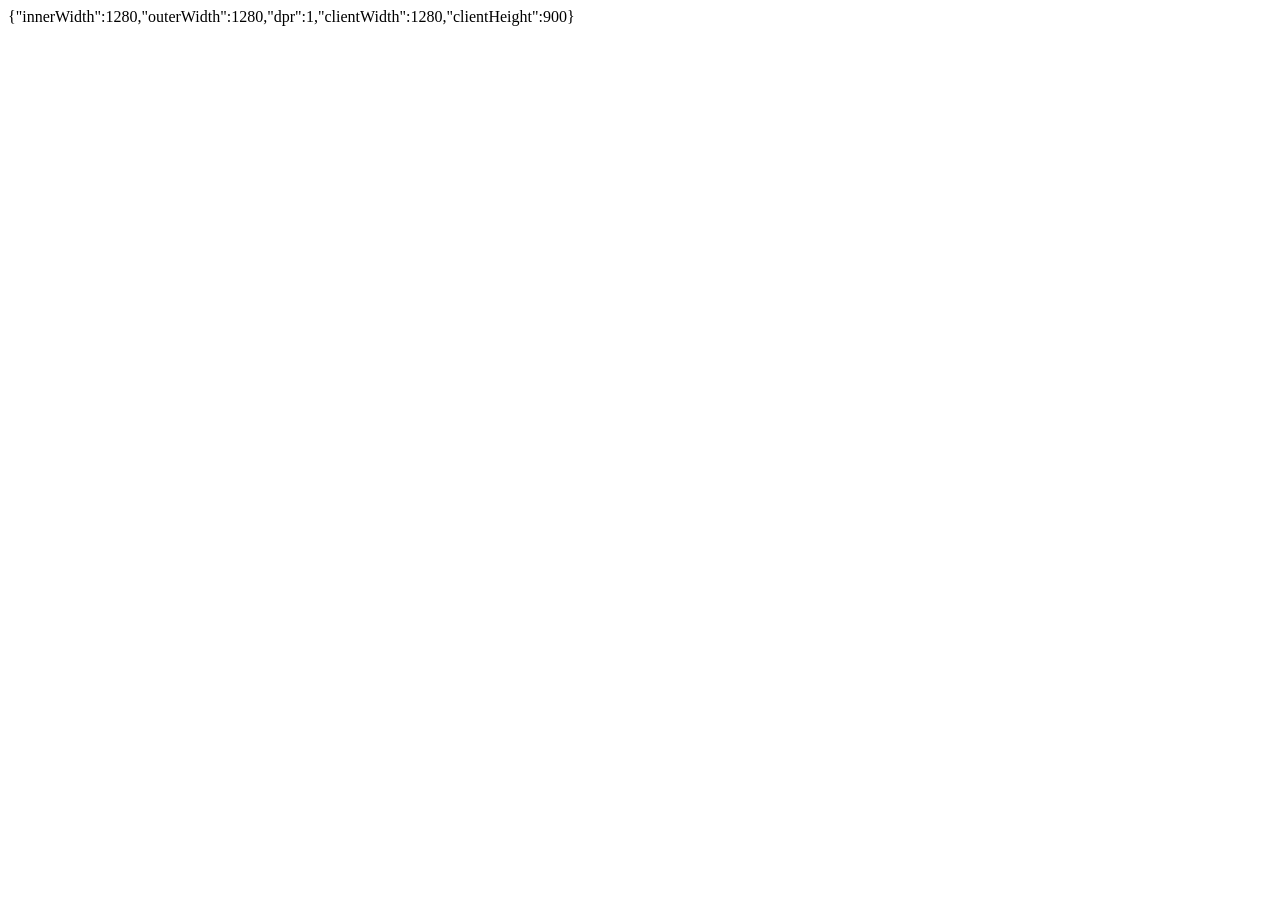
<file: scratch/test_dpi.html>
<!DOCTYPE html>
<html><body>
<div id="debug"></div>
<script>
  document.getElementById("debug").innerText = JSON.stringify({
    innerWidth: window.innerWidth,
    outerWidth: window.outerWidth,
    dpr: window.devicePixelRatio,
    clientWidth: document.documentElement.clientWidth,
    clientHeight: document.documentElement.clientHeight
  });
</script>
</body></html>
</file>
